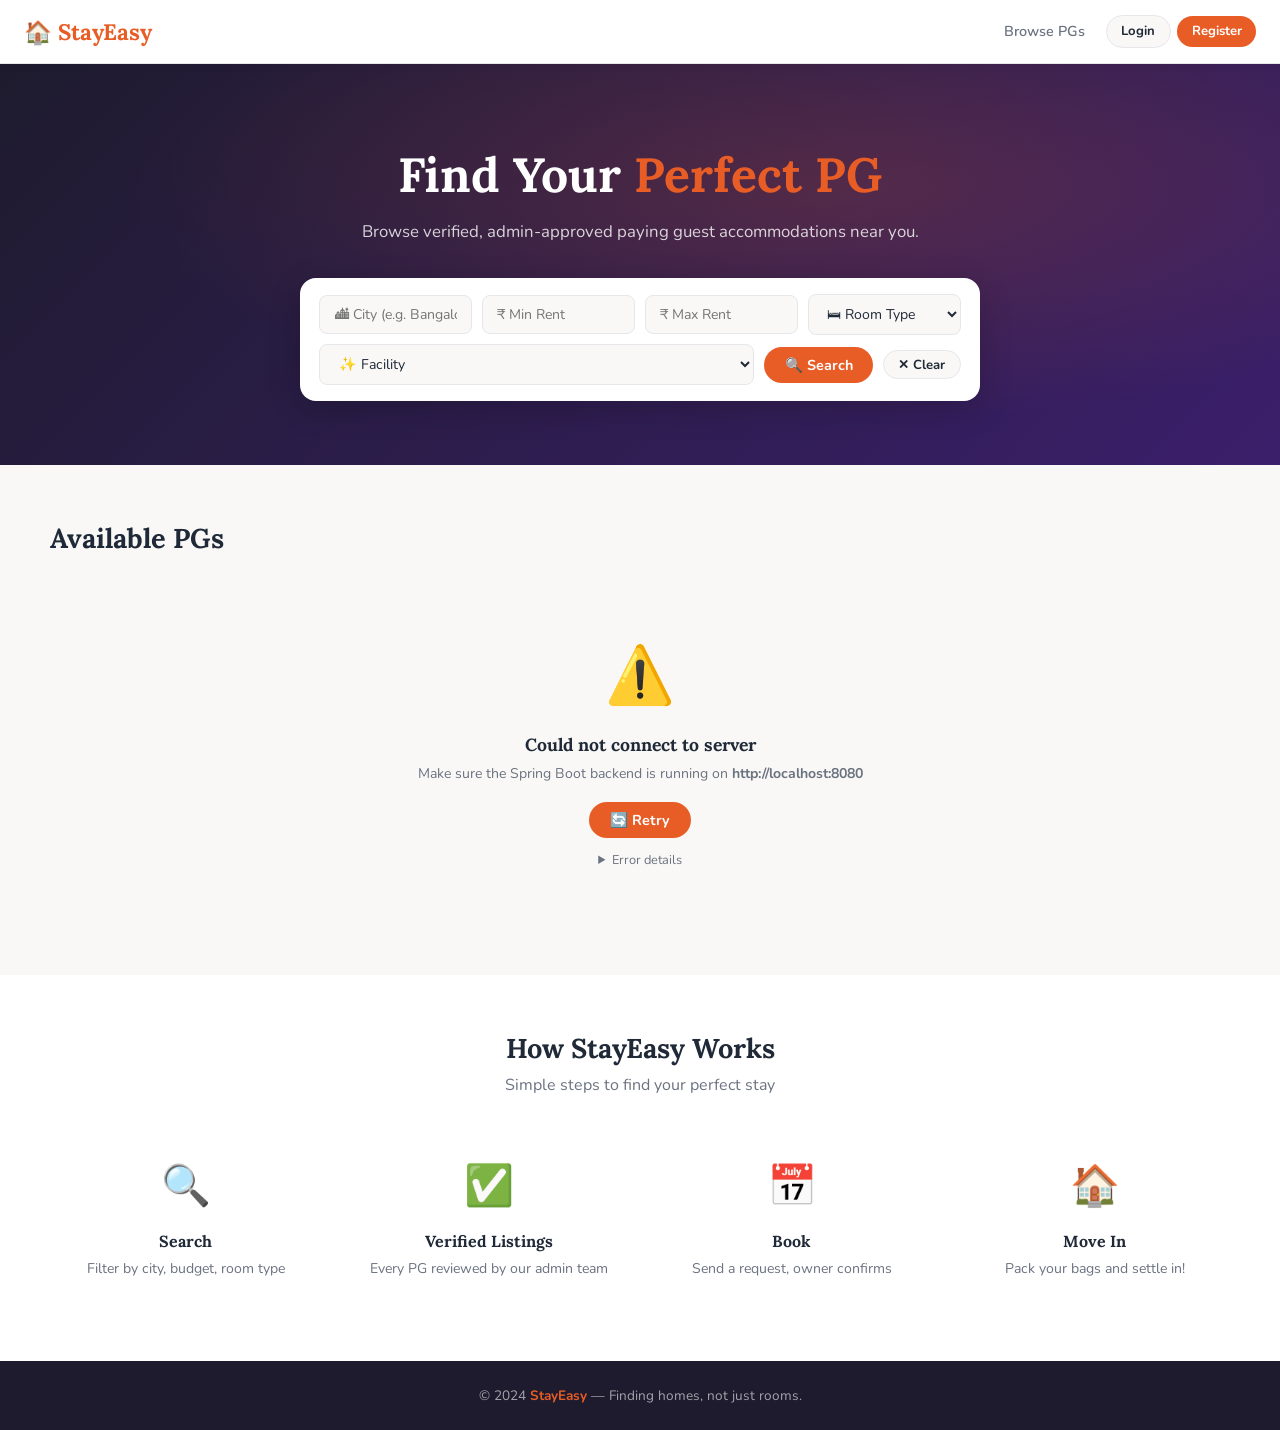
<file: index.html>
<!DOCTYPE html>
<html lang="en">
<head>
  <meta charset="UTF-8">
  <meta name="viewport" content="width=device-width, initial-scale=1.0">
  <title>StayEasy — Find Your PG</title>
  <link rel="stylesheet" href="style.css">
</head>
<body>

<div id="nav"></div>

<!-- ── Hero ──────────────────────────────────────────────── -->
<section class="hero">
  <div class="hero-content">
    <h1>Find Your <span>Perfect PG</span></h1>
    <p>Browse verified, admin-approved paying guest accommodations near you.</p>

    <div class="search-box">
      <input id="s-city"    type="text"   placeholder="🏙 City (e.g. Bangalore)">
      <input id="s-minRent" type="number" placeholder="₹ Min Rent" min="0">
      <input id="s-maxRent" type="number" placeholder="₹ Max Rent" min="0">
      <select id="s-room">
        <option value="">🛏 Room Type</option>
        <option value="SINGLE">Single</option>
        <option value="DOUBLE">Double</option>
        <option value="TRIPLE">Triple</option>
      </select>
      <select id="s-fac">
        <option value="">✨ Facility</option>
        <option value="WiFi">WiFi</option>
        <option value="Food">Food</option>
        <option value="AC">AC</option>
        <option value="Parking">Parking</option>
        <option value="Gym">Gym</option>
        <option value="Laundry">Laundry</option>
        <option value="CCTV">CCTV</option>
      </select>
      <button class="btn btn-primary" onclick="doSearch()">🔍 Search</button>
      <button class="btn btn-ghost btn-sm" onclick="clearSearch()">✕ Clear</button>
    </div>
  </div>
</section>

<!-- ── PG Listings ───────────────────────────────────────── -->
<section class="section">
  <div class="container">
    <div style="display:flex;justify-content:space-between;align-items:center;
         margin-bottom:1.5rem;flex-wrap:wrap;gap:.5rem;">
      <div>
        <h2 style="font-size:1.7rem;">Available PGs</h2>
        <p id="count-label" style="color:var(--muted);font-size:0.9rem;margin-top:0.2rem;">
          Loading…
        </p>
      </div>
    </div>
    <div class="pg-grid" id="pg-grid">
      <div class="loader"><div class="spin"></div> Loading PGs…</div>
    </div>
  </div>
</section>

<!-- ── How It Works ──────────────────────────────────────── -->
<section class="section" style="background:#fff;">
  <div class="container" style="text-align:center;">
    <h2 style="font-size:1.7rem;margin-bottom:0.4rem;">How StayEasy Works</h2>
    <p style="color:var(--muted);margin-bottom:2rem;">Simple steps to find your perfect stay</p>
    <div style="display:grid;grid-template-columns:repeat(auto-fit,minmax(180px,1fr));gap:2rem;">
      <div style="padding:1.5rem 1rem;">
        <div style="font-size:2.5rem;margin-bottom:.8rem;">🔍</div>
        <h3 style="font-size:1rem;margin-bottom:.4rem;">Search</h3>
        <p style="font-size:.88rem;color:var(--muted);">Filter by city, budget, room type</p>
      </div>
      <div style="padding:1.5rem 1rem;">
        <div style="font-size:2.5rem;margin-bottom:.8rem;">✅</div>
        <h3 style="font-size:1rem;margin-bottom:.4rem;">Verified Listings</h3>
        <p style="font-size:.88rem;color:var(--muted);">Every PG reviewed by our admin team</p>
      </div>
      <div style="padding:1.5rem 1rem;">
        <div style="font-size:2.5rem;margin-bottom:.8rem;">📅</div>
        <h3 style="font-size:1rem;margin-bottom:.4rem;">Book</h3>
        <p style="font-size:.88rem;color:var(--muted);">Send a request, owner confirms</p>
      </div>
      <div style="padding:1.5rem 1rem;">
        <div style="font-size:2.5rem;margin-bottom:.8rem;">🏠</div>
        <h3 style="font-size:1rem;margin-bottom:.4rem;">Move In</h3>
        <p style="font-size:.88rem;color:var(--muted);">Pack your bags and settle in!</p>
      </div>
    </div>
  </div>
</section>

<!-- ── PG Detail Modal ───────────────────────────────────── -->
<div class="overlay" id="modal">
  <div class="modal" style="max-width:640px;">
    <div class="modal-head">
      <h3 id="m-title">PG Details</h3>
      <button class="modal-close" onclick="closeModal()">✕</button>
    </div>
    <div class="modal-body" id="m-body">
      <div class="loader"><div class="spin"></div></div>
    </div>
  </div>
</div>

<footer>
  <p>© 2024 <strong>StayEasy</strong> — Finding homes, not just rooms.</p>
</footer>

<script src="app.js"></script>
<script>
  renderNav();

  // ── Load PGs ───────────────────────────────────────────────
  async function loadPgs(searchParams) {
    // Show spinner
    document.getElementById('pg-grid').innerHTML =
      '<div class="loader"><div class="spin"></div> Loading…</div>';
    document.getElementById('count-label').textContent = 'Loading…';

    try {
      let endpoint;
      if (searchParams && Object.keys(searchParams).length > 0) {
        endpoint = '/pg/search?' + new URLSearchParams(searchParams);
      } else {
        endpoint = '/pg/all';
      }

      const pgs = await Http.get(endpoint);

      // Update count
      if (!Array.isArray(pgs)) {
        // Backend returned something unexpected
        throw new Error('Invalid response from server');
      }

      document.getElementById('count-label').textContent =
        pgs.length === 0
          ? 'No PGs found'
          : `${pgs.length} PG${pgs.length !== 1 ? 's' : ''} found`;

      if (pgs.length === 0) {
        document.getElementById('pg-grid').innerHTML = `
          <div class="empty" style="grid-column:1/-1;">
            <div class="icon">🏚</div>
            <h3>No PGs found</h3>
            <p style="color:var(--muted);font-size:.88rem;margin-top:.3rem;">
              Try different search filters.
            </p>
          </div>`;
        return;
      }

      // Render cards
      document.getElementById('pg-grid').innerHTML =
        pgs.map(pg => pgCard(pg, 'openPg')).join('');

    } catch(err) {
      document.getElementById('count-label').textContent = '';
      document.getElementById('pg-grid').innerHTML = `
        <div class="empty" style="grid-column:1/-1;">
          <div class="icon">⚠️</div>
          <h3>Could not connect to server</h3>
          <p style="color:var(--muted);font-size:.88rem;margin-top:.3rem;">
            Make sure the Spring Boot backend is running on
            <strong>http://localhost:8080</strong>
          </p>
          <button class="btn btn-primary" style="margin-top:1rem;" onclick="loadPgs(null)">
            🔄 Retry
          </button>
          <details style="margin-top:.8rem;font-size:.8rem;color:var(--muted);">
            <summary>Error details</summary>
            <code style="display:block;margin-top:.4rem;padding:.5rem;background:#f1f1f1;
              border-radius:6px;text-align:left;">${err.message}</code>
          </details>
        </div>`;
    }
  }

  // ── Search ────────────────────────────────────────────────
  function doSearch() {
    const params = {};
    const city    = document.getElementById('s-city').value.trim();
    const minRent = document.getElementById('s-minRent').value;
    const maxRent = document.getElementById('s-maxRent').value;
    const room    = document.getElementById('s-room').value;
    const fac     = document.getElementById('s-fac').value;

    if (city)    params.city     = city;
    if (minRent) params.minRent  = minRent;
    if (maxRent) params.maxRent  = maxRent;
    if (room)    params.roomType = room;
    if (fac)     params.facility = fac;

    loadPgs(params);
  }

  function clearSearch() {
    document.getElementById('s-city').value    = '';
    document.getElementById('s-minRent').value = '';
    document.getElementById('s-maxRent').value = '';
    document.getElementById('s-room').value    = '';
    document.getElementById('s-fac').value     = '';
    loadPgs(null);
  }

  // Allow pressing Enter to search
  document.addEventListener('keydown', e => {
    if (e.key === 'Enter') doSearch();
  });

  // ── PG Detail Modal ───────────────────────────────────────
  async function openPg(id) {
    document.getElementById('modal').classList.add('open');
    document.getElementById('m-title').textContent = 'Loading…';
    document.getElementById('m-body').innerHTML =
      '<div class="loader"><div class="spin"></div></div>';

    try {
      const pg = await Http.get(`/pg/${id}`);
      document.getElementById('m-title').textContent = pg.title;

      const u       = Auth.user();
      const canBook = u?.role === 'USER';
      const today   = new Date().toISOString().split('T')[0];
      const facs    = (pg.facilities || '').split(',').filter(Boolean);

      document.getElementById('m-body').innerHTML = `
        ${pg.imageUrl
          ? `<img src="http://localhost:8080${pg.imageUrl}"
               style="width:100%;height:220px;object-fit:cover;border-radius:10px;margin-bottom:1.2rem;"
               onerror="this.style.display='none'">`
          : `<div style="height:150px;background:var(--brand-lt);border-radius:10px;
               display:flex;align-items:center;justify-content:center;
               font-size:4rem;margin-bottom:1.2rem;">🏠</div>`
        }

        <div style="display:grid;grid-template-columns:1fr 1fr;gap:1rem;margin-bottom:1rem;">
          <div>
            <div style="font-size:.72rem;text-transform:uppercase;font-weight:800;color:var(--muted);">Location</div>
            <div style="font-weight:700;">📍 ${pg.area}, ${pg.city}</div>
            <div style="font-size:.82rem;color:var(--muted);">${pg.address || ''}</div>
          </div>
          <div>
            <div style="font-size:.72rem;text-transform:uppercase;font-weight:800;color:var(--muted);">Monthly Rent</div>
            <div style="font-size:1.5rem;font-weight:800;color:var(--brand);">
              ₹${Number(pg.rent).toLocaleString('en-IN')}
              <span style="font-size:.8rem;font-weight:400;color:var(--muted);">/mo</span>
            </div>
          </div>
          <div>
            <div style="font-size:.72rem;text-transform:uppercase;font-weight:800;color:var(--muted);">Room Type</div>
            <span class="tag blue">${pg.roomType}</span>
          </div>
          <div>
            <div style="font-size:.72rem;text-transform:uppercase;font-weight:800;color:var(--muted);">Owner</div>
            <div style="font-weight:700;">${pg.ownerName || '—'}</div>
            <div style="font-size:.8rem;color:var(--muted);">${pg.ownerEmail || ''}</div>
            ${pg.ownerPhone
              ? `<div style="font-size:.8rem;color:var(--muted);">📞 ${pg.ownerPhone}</div>`
              : ''}
          </div>
        </div>

        <div style="margin-bottom:1rem;">
          <div style="font-size:.72rem;text-transform:uppercase;font-weight:800;
               color:var(--muted);margin-bottom:.4rem;">Facilities</div>
          <div class="tags">
            ${facs.length
              ? facs.map(f => `<span class="tag">${f}</span>`).join('')
              : '<span style="color:var(--muted);">None listed</span>'}
          </div>
        </div>

        ${pg.description
          ? `<p style="font-size:.88rem;color:var(--muted);margin-bottom:1rem;
               line-height:1.6;">${pg.description}</p>`
          : ''}

        ${canBook ? `
          <div style="border-top:1px solid var(--border);padding-top:1rem;margin-top:.5rem;">
            <h4 style="margin-bottom:.9rem;font-size:1rem;">📅 Book This PG</h4>
            <div class="form-row" style="margin-bottom:.9rem;">
              <div class="form-group">
                <label class="form-label">Move-in Date *</label>
                <input type="date" class="form-control" id="b-date" min="${today}">
              </div>
              <div class="form-group">
                <label class="form-label">Message to Owner</label>
                <input type="text" class="form-control" id="b-msg"
                  placeholder="Any note for the owner…">
              </div>
            </div>
            <div id="book-err" style="display:none;"></div>
            <button class="btn btn-primary"
              style="width:100%;justify-content:center;padding:.7rem;"
              id="book-btn" onclick="book(${pg.id})">
              📅 Send Booking Request
            </button>
            <p style="font-size:.78rem;color:var(--muted);margin-top:.5rem;text-align:center;">
              The owner will confirm or reject your request.
            </p>
          </div>
        ` : !u ? `
          <div class="alert alert-info" style="margin-top:.5rem;">
            <a href="/pages/login.html" style="font-weight:700;color:inherit;">
              Login as a Customer
            </a> to book this PG.
          </div>
        ` : u.role === 'OWNER' ? `
          <div class="alert alert-info" style="margin-top:.5rem;">
            Switch to a customer account to book PGs.
          </div>
        ` : ''}`;

    } catch(err) {
      document.getElementById('m-body').innerHTML =
        `<div class="alert alert-error">${err.message}</div>`;
    }
  }

  // ── Book a PG ─────────────────────────────────────────────
  async function book(pgId) {
    const date   = document.getElementById('b-date')?.value;
    const msg    = document.getElementById('b-msg')?.value?.trim();
    const errEl  = document.getElementById('book-err');
    const btn    = document.getElementById('book-btn');

    errEl.style.display = 'none';

    if (!date) {
      errEl.style.display = 'block';
      errEl.innerHTML = '<div class="alert alert-error">Please select a move-in date.</div>';
      return;
    }

    btn.disabled = true;
    btn.textContent = 'Sending request…';

    try {
      await Http.post('/booking/create', {
        pgId:        pgId,
        bookingDate: date,
        message:     msg || null
      });
      Toast.show('🎉 Booking request sent! Owner will confirm shortly.', 'ok', 5000);
      closeModal();
    } catch(err) {
      errEl.style.display = 'block';
      errEl.innerHTML = `<div class="alert alert-error">${err.message}</div>`;
      btn.disabled = false;
      btn.textContent = '📅 Send Booking Request';
    }
  }

  function closeModal() {
    document.getElementById('modal').classList.remove('open');
  }

  // Close modal when clicking the dark backdrop
  document.getElementById('modal').addEventListener('click', function(e) {
    if (e.target === this) closeModal();
  });

  // ── Initial load ──────────────────────────────────────────
  loadPgs(null);
</script>
</body>
</html>
</file>
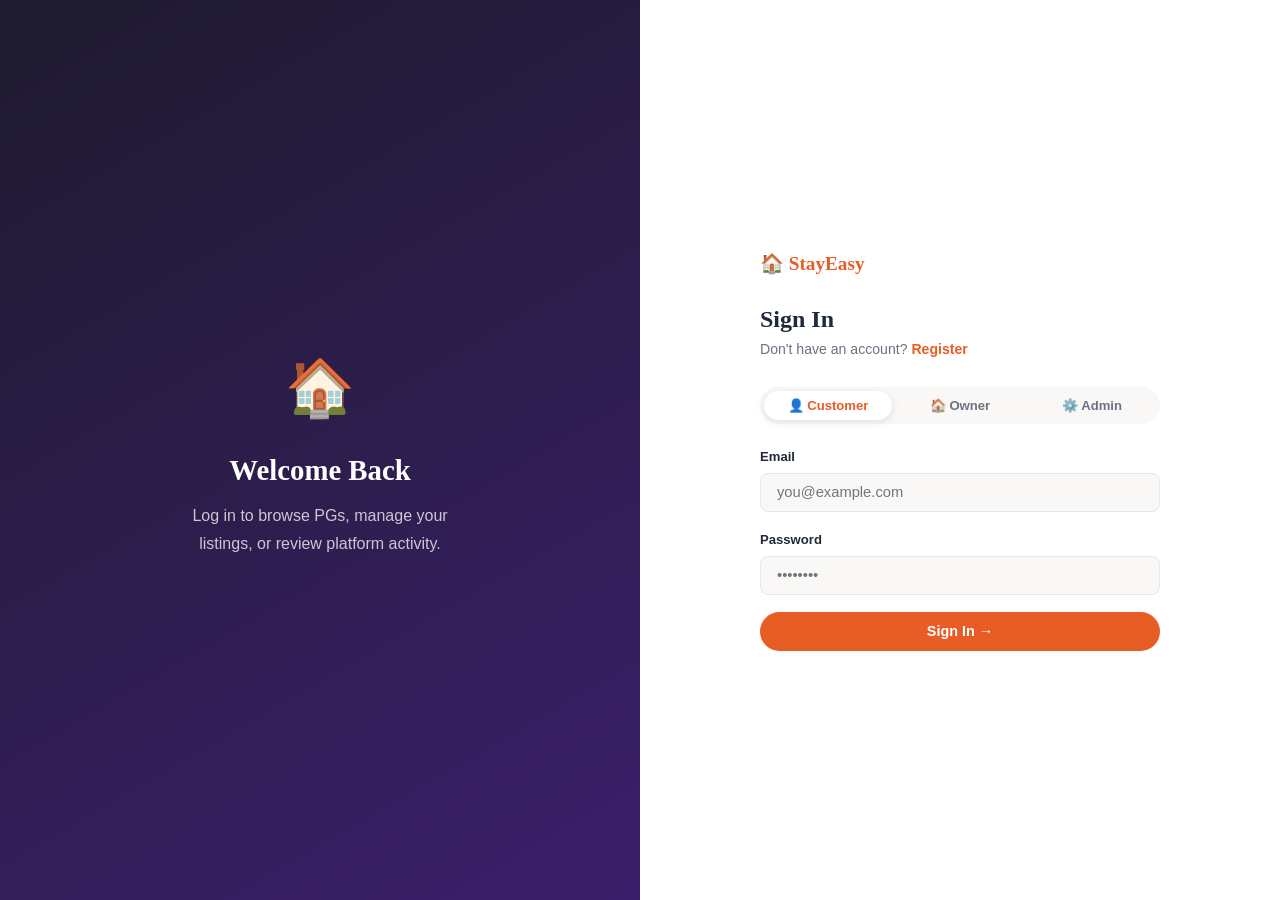
<file: admin.html>
<!DOCTYPE html>
<html lang="en">
<head>
  <meta charset="UTF-8">
  <meta name="viewport" content="width=device-width, initial-scale=1.0">
  <title>Admin Dashboard — StayEasy</title>
  <link rel="stylesheet" href="style.css">
</head>
<body>
<div id="nav"></div>

<div class="dash-layout">
  <aside class="sidebar">
    <div class="sidebar-brand">⚙️ Admin Panel</div>
    <nav class="sidebar-nav">
      <button class="s-link active" onclick="tab('overview',this)">📊 Overview</button>
      <button class="s-link"       onclick="tab('pending',this)">⏳ Pending PGs</button>
      <button class="s-link"       onclick="tab('all-pgs',this)">🏠 All Listings</button>
      <button class="s-link"       onclick="tab('users',this)">👤 Users</button>
      <button class="s-link"       onclick="tab('owners',this)">🏠 Owners</button>
      <button class="s-link"       onclick="tab('bookings',this)">📅 Bookings</button>
      <button class="s-link" style="color:#f87171;margin-top:auto;" onclick="Auth.logout()">🚪 Logout</button>
    </nav>
  </aside>

  <main class="dash-main">
    <div class="dash-title">Admin Dashboard</div>
    <div class="dash-sub">Manage listings, users and platform activity.</div>

    <!-- Overview Tab -->
    <div id="tab-overview">
      <div class="stats-grid" id="stats-grid">
        <div class="loader"><div class="spin"></div></div>
      </div>
      <div style="display:grid;grid-template-columns:1fr 1fr;gap:1.2rem;margin-top:0.5rem;" id="quick-grid">
        <div class="card">
          <div class="card-header"><h3>⚡ Quick Actions</h3></div>
          <div style="padding:1.2rem;display:flex;flex-direction:column;gap:0.6rem;">
            <button class="btn btn-primary" onclick="tab('pending', document.querySelectorAll('.s-link')[1])">⏳ Review Pending PGs</button>
            <button class="btn btn-ghost"   onclick="tab('all-pgs', document.querySelectorAll('.s-link')[2])">🏠 All Listings</button>
            <button class="btn btn-ghost"   onclick="tab('users',   document.querySelectorAll('.s-link')[3])">👥 Manage Users</button>
          </div>
        </div>
        <div class="card">
          <div class="card-header"><h3>📋 Recent Pending</h3></div>
          <div id="recent-pending" style="padding:0.5rem 1rem;"><div class="loader"><div class="spin"></div></div></div>
        </div>
      </div>
    </div>

    <!-- Pending Tab -->
    <div id="tab-pending" style="display:none;">
      <div class="card">
        <div class="card-header">
          <h3>⏳ Pending Approvals</h3>
          <button class="btn btn-ghost btn-sm" onclick="loadPending()">🔄 Refresh</button>
        </div>
        <div id="pending-body"><div class="loader"><div class="spin"></div></div></div>
      </div>
    </div>

    <!-- All PGs Tab -->
    <div id="tab-all-pgs" style="display:none;">
      <div class="card">
        <div class="card-header">
          <h3>🏠 All PG Listings</h3>
          <select class="form-control" id="filter-status" onchange="loadAllPgs()"
            style="padding:0.3rem 0.7rem;font-size:0.82rem;width:auto;">
            <option value="">All Statuses</option>
            <option value="APPROVED">Approved</option>
            <option value="PENDING">Pending</option>
            <option value="REJECTED">Rejected</option>
          </select>
        </div>
        <div id="all-pgs-body"><div class="loader"><div class="spin"></div></div></div>
      </div>
    </div>

    <!-- Users Tab -->
    <div id="tab-users" style="display:none;">
      <div class="card">
        <div class="card-header">
          <h3>👤 Customer Accounts</h3>
          <button class="btn btn-ghost btn-sm" onclick="loadUsers()">🔄 Refresh</button>
        </div>
        <div id="users-body"><div class="loader"><div class="spin"></div></div></div>
      </div>
    </div>

    <!-- Owners Tab -->
    <div id="tab-owners" style="display:none;">
      <div class="card">
        <div class="card-header">
          <h3>🏠 PG Owner Accounts</h3>
          <button class="btn btn-ghost btn-sm" onclick="loadOwners()">🔄 Refresh</button>
        </div>
        <div id="owners-body"><div class="loader"><div class="spin"></div></div></div>
      </div>
    </div>

    <!-- Bookings Tab -->
    <div id="tab-bookings" style="display:none;">
      <div class="card">
        <div class="card-header">
          <h3>📅 All Bookings</h3>
          <button class="btn btn-ghost btn-sm" onclick="loadBookings()">🔄 Refresh</button>
        </div>
        <div id="bookings-body"><div class="loader"><div class="spin"></div></div></div>
      </div>
    </div>
  </main>
</div>

<!-- Reject Modal -->
<div class="overlay" id="reject-modal">
  <div class="modal" style="max-width:400px;">
    <div class="modal-head">
      <h3>Reject PG Listing</h3>
      <button class="modal-close" onclick="closeReject()">✕</button>
    </div>
    <div class="modal-body">
      <p style="margin-bottom:0.8rem;">Provide a reason (shown to the owner):</p>
      <textarea class="form-control" id="reject-remark" rows="3"
        placeholder="e.g. Missing clear photos, incomplete address…"></textarea>
    </div>
    <div class="modal-foot">
      <button class="btn btn-ghost"  onclick="closeReject()">Cancel</button>
      <button class="btn btn-danger" id="reject-confirm">❌ Reject</button>
    </div>
  </div>
</div>

<!-- PG Detail Modal -->
<div class="overlay" id="pg-modal">
  <div class="modal" style="max-width:620px;">
    <div class="modal-head">
      <h3 id="pg-modal-title">PG Details</h3>
      <button class="modal-close" onclick="closePgModal()">✕</button>
    </div>
    <div class="modal-body" id="pg-modal-body"><div class="loader"><div class="spin"></div></div></div>
  </div>
</div>

<script src="app.js"></script>
<script>
  if (!Auth.guard('ADMIN')) {}
  renderNav();

  // ── Tab switching ──────────────────────────────────────────
  function tab(name, btn) {
    ['overview','pending','all-pgs','users','owners','bookings'].forEach(t => {
      document.getElementById('tab-' + t).style.display = 'none';
    });
    document.querySelectorAll('.s-link').forEach(b => b.classList.remove('active'));
    document.getElementById('tab-' + name).style.display = 'block';
    if (btn) btn.classList.add('active');

    if (name === 'overview') { loadStats(); loadRecentPending(); }
    if (name === 'pending')  loadPending();
    if (name === 'all-pgs')  loadAllPgs();
    if (name === 'users')    loadUsers();
    if (name === 'owners')   loadOwners();
    if (name === 'bookings') loadBookings();
  }

  // ── Overview ───────────────────────────────────────────────
  async function loadStats() {
    try {
      const s = await Http.get('/admin/dashboard');
      document.getElementById('stats-grid').innerHTML = `
        <div class="stat-card"><div class="stat-icon">👤</div><div class="stat-label">Users</div><div class="stat-val">${s.totalUsers}</div></div>
        <div class="stat-card"><div class="stat-icon">🏠</div><div class="stat-label">Owners</div><div class="stat-val">${s.totalOwners}</div></div>
        <div class="stat-card"><div class="stat-icon">⏳</div><div class="stat-label">Pending PGs</div><div class="stat-val" style="color:var(--yellow);">${s.pendingPgs}</div></div>
        <div class="stat-card"><div class="stat-icon">✅</div><div class="stat-label">Approved PGs</div><div class="stat-val" style="color:var(--green);">${s.approvedPgs}</div></div>
        <div class="stat-card"><div class="stat-icon">❌</div><div class="stat-label">Rejected PGs</div><div class="stat-val" style="color:var(--red);">${s.rejectedPgs}</div></div>`;
    } catch(e) {
      document.getElementById('stats-grid').innerHTML =
        `<div class="alert alert-error">${e.message}</div>`;
    }
  }

  async function loadRecentPending() {
    try {
      const pgs = await Http.get('/admin/pending');
      const el  = document.getElementById('recent-pending');
      if (!pgs.length) {
        el.innerHTML = `<div class="empty" style="padding:1.2rem;">
          <div class="icon" style="font-size:2rem;">✅</div><h3 style="font-size:.95rem;">All clear!</h3></div>`;
        return;
      }
      el.innerHTML = pgs.slice(0, 5).map(pg => `
        <div style="display:flex;justify-content:space-between;align-items:center;
             padding:0.55rem 0;border-bottom:1px solid var(--border);">
          <div>
            <div style="font-weight:700;font-size:0.88rem;">${pg.title}</div>
            <div style="color:var(--muted);font-size:0.78rem;">${pg.city}</div>
          </div>
          <div style="display:flex;gap:0.35rem;">
            <button class="btn btn-success btn-sm" onclick="approvePg(${pg.id})">✓</button>
            <button class="btn btn-danger  btn-sm" onclick="openReject(${pg.id})">✗</button>
          </div>
        </div>`).join('');
    } catch(e) {}
  }

  // ── Pending PGs ────────────────────────────────────────────
  async function loadPending() {
    loader('pending-body');
    try {
      const pgs = await Http.get('/admin/pending');
      if (!pgs.length) { empty('pending-body', 'No pending PGs! All caught up ✅'); return; }
      document.getElementById('pending-body').innerHTML = `
        <div class="table-wrap"><table>
          <thead><tr>
            <th>PG Name</th><th>Owner</th><th>City</th>
            <th>Rent</th><th>Type</th><th>Submitted</th><th>Actions</th>
          </tr></thead>
          <tbody>
            ${pgs.map(pg => `<tr>
              <td>
                <span style="color:var(--brand);cursor:pointer;font-weight:700;"
                  onclick="openPgModal(${pg.id})">${pg.title}</span>
              </td>
              <td style="font-size:0.82rem;">${pg.ownerName || '—'}<br>
                <span style="color:var(--muted);">${pg.ownerEmail || ''}</span></td>
              <td>${pg.area}, ${pg.city}</td>
              <td>₹${Number(pg.rent).toLocaleString('en-IN')}</td>
              <td><span class="tag blue">${pg.roomType}</span></td>
              <td style="font-size:0.78rem;">${fmtDate(pg.createdAt)}</td>
              <td>
                <div style="display:flex;gap:0.35rem;">
                  <button class="btn btn-success btn-sm" onclick="approvePg(${pg.id})">✅ Approve</button>
                  <button class="btn btn-danger  btn-sm" onclick="openReject(${pg.id})">❌ Reject</button>
                </div>
              </td>
            </tr>`).join('')}
          </tbody>
        </table></div>`;
    } catch(e) {
      document.getElementById('pending-body').innerHTML =
        `<div class="alert alert-error" style="margin:1rem;">${e.message}</div>`;
    }
  }

  async function approvePg(id) {
    try {
      await Http.put(`/admin/approve/${id}`);
      Toast.show('✅ PG approved and now live!', 'ok');
      loadStats(); loadRecentPending(); loadPending();
    } catch(e) { Toast.show(e.message, 'err'); }
  }

  // Reject modal
  let rejectId = null;
  function openReject(id) {
    rejectId = id;
    document.getElementById('reject-remark').value = '';
    document.getElementById('reject-modal').classList.add('open');
    document.getElementById('reject-confirm').onclick = async () => {
      const remark = document.getElementById('reject-remark').value.trim();
      try {
        await Http.put(`/admin/reject/${id}`, { remark });
        Toast.show('PG rejected.', 'ok');
        closeReject();
        loadStats(); loadRecentPending(); loadPending(); loadAllPgs();
      } catch(e) { Toast.show(e.message, 'err'); }
    };
  }
  function closeReject() { document.getElementById('reject-modal').classList.remove('open'); }

  // ── All PGs ────────────────────────────────────────────────
  async function loadAllPgs() {
    loader('all-pgs-body');
    try {
      const all    = await Http.get('/admin/all-listings');
      const filter = document.getElementById('filter-status')?.value || '';
      const pgs    = filter ? all.filter(p => p.status === filter) : all;

      if (!pgs.length) { empty('all-pgs-body', 'No listings found'); return; }

      document.getElementById('all-pgs-body').innerHTML = `
        <div class="table-wrap"><table>
          <thead><tr>
            <th>PG Name</th><th>Owner</th><th>City</th>
            <th>Rent</th><th>Status</th><th>Actions</th>
          </tr></thead>
          <tbody>
            ${pgs.map(pg => `<tr>
              <td><span style="color:var(--brand);cursor:pointer;font-weight:700;"
                onclick="openPgModal(${pg.id})">${pg.title}</span></td>
              <td style="font-size:0.82rem;">${pg.ownerName || '—'}</td>
              <td>${pg.city}</td>
              <td>₹${Number(pg.rent).toLocaleString('en-IN')}</td>
              <td><span class="badge badge-${pg.status}">${pg.status}</span></td>
              <td>
                <div style="display:flex;gap:0.35rem;flex-wrap:wrap;">
                  ${pg.status !== 'APPROVED'
                    ? `<button class="btn btn-success btn-sm" onclick="approvePg(${pg.id})">Approve</button>` : ''}
                  ${pg.status !== 'REJECTED'
                    ? `<button class="btn btn-danger btn-sm" onclick="openReject(${pg.id})">Reject</button>` : ''}
                </div>
              </td>
            </tr>`).join('')}
          </tbody>
        </table></div>`;
    } catch(e) {
      document.getElementById('all-pgs-body').innerHTML =
        `<div class="alert alert-error" style="margin:1rem;">${e.message}</div>`;
    }
  }

  // ── PG Detail Modal ────────────────────────────────────────
  async function openPgModal(id) {
    document.getElementById('pg-modal').classList.add('open');
    document.getElementById('pg-modal-body').innerHTML =
      '<div class="loader"><div class="spin"></div></div>';
    try {
      const pg = await Http.get(`/pg/${id}`);
      document.getElementById('pg-modal-title').textContent = pg.title;
      const facs = (pg.facilities || '').split(',').filter(Boolean);
      document.getElementById('pg-modal-body').innerHTML = `
        ${pg.imageUrl
          ? `<img src="http://localhost:8080${pg.imageUrl}"
               style="width:100%;height:210px;object-fit:cover;border-radius:10px;margin-bottom:1.1rem;"
               onerror="this.style.display='none'">`
          : `<div style="height:130px;background:var(--brand-lt);border-radius:10px;
               display:flex;align-items:center;justify-content:center;
               font-size:3.5rem;margin-bottom:1.1rem;">🏠</div>`}
        <div style="display:grid;grid-template-columns:1fr 1fr;gap:0.9rem;margin-bottom:1rem;">
          <div><div style="font-size:.72rem;text-transform:uppercase;font-weight:800;color:var(--muted);">City / Area</div>
               <div style="font-weight:700;">${pg.city} — ${pg.area}</div></div>
          <div><div style="font-size:.72rem;text-transform:uppercase;font-weight:800;color:var(--muted);">Rent</div>
               <div style="font-size:1.3rem;font-weight:800;color:var(--brand);">
                 ₹${Number(pg.rent).toLocaleString('en-IN')}<span style="font-size:.78rem;color:var(--muted);font-weight:400;">/mo</span></div></div>
          <div><div style="font-size:.72rem;text-transform:uppercase;font-weight:800;color:var(--muted);">Room Type</div>
               <span class="tag blue">${pg.roomType}</span></div>
          <div><div style="font-size:.72rem;text-transform:uppercase;font-weight:800;color:var(--muted);">Owner</div>
               <div style="font-weight:700;">${pg.ownerName || '—'}</div>
               <div style="font-size:.8rem;color:var(--muted);">${pg.ownerEmail || ''}</div></div>
        </div>
        <div style="margin-bottom:0.9rem;">
          <div style="font-size:.72rem;text-transform:uppercase;font-weight:800;color:var(--muted);margin-bottom:.4rem;">Address</div>
          <div style="font-size:.88rem;">${pg.address}</div>
        </div>
        <div style="margin-bottom:0.9rem;">
          <div style="font-size:.72rem;text-transform:uppercase;font-weight:800;color:var(--muted);margin-bottom:.4rem;">Facilities</div>
          <div class="tags">
            ${facs.length ? facs.map(f=>`<span class="tag">${f}</span>`).join('') : '<span style="color:var(--muted);">None listed</span>'}
          </div>
        </div>
        ${pg.description ? `<p style="font-size:.86rem;color:var(--muted);margin-bottom:1rem;">${pg.description}</p>` : ''}
        <div style="border-top:1px solid var(--border);padding-top:1rem;display:flex;gap:.5rem;flex-wrap:wrap;">
          <span class="badge badge-${pg.status}" style="font-size:.82rem;padding:5px 14px;">${pg.status}</span>
          ${pg.adminRemark ? `<span style="font-size:.82rem;color:var(--muted);">Remark: ${pg.adminRemark}</span>` : ''}
          ${pg.status !== 'APPROVED'
            ? `<button class="btn btn-success btn-sm" onclick="approvePg(${pg.id});closePgModal()">✅ Approve</button>` : ''}
          ${pg.status !== 'REJECTED'
            ? `<button class="btn btn-danger btn-sm" onclick="openReject(${pg.id});closePgModal()">❌ Reject</button>` : ''}
        </div>`;
    } catch(e) {
      document.getElementById('pg-modal-body').innerHTML =
        `<div class="alert alert-error">${e.message}</div>`;
    }
  }
  function closePgModal() { document.getElementById('pg-modal').classList.remove('open'); }

  // ── Users ──────────────────────────────────────────────────
  async function loadUsers() {
    loader('users-body');
    try {
      const users = await Http.get('/admin/users');
      renderUserTable('users-body', users);
    } catch(e) {
      document.getElementById('users-body').innerHTML =
        `<div class="alert alert-error" style="margin:1rem;">${e.message}</div>`;
    }
  }

  async function loadOwners() {
    loader('owners-body');
    try {
      const users = await Http.get('/admin/owners');
      renderUserTable('owners-body', users);
    } catch(e) {
      document.getElementById('owners-body').innerHTML =
        `<div class="alert alert-error" style="margin:1rem;">${e.message}</div>`;
    }
  }

  function renderUserTable(containerId, users) {
    if (!users.length) { empty(containerId, 'No accounts found'); return; }
    document.getElementById(containerId).innerHTML = `
      <div class="table-wrap"><table>
        <thead><tr>
          <th>Name</th><th>Email</th><th>Phone</th>
          <th>Joined</th><th>Status</th><th>Actions</th>
        </tr></thead>
        <tbody>
          ${users.map(u => `<tr>
            <td><strong>${u.name}</strong></td>
            <td>${u.email}</td>
            <td style="color:var(--muted);font-size:.82rem;">${u.phone || '—'}</td>
            <td style="font-size:.78rem;">${fmtDate(u.createdAt)}</td>
            <td>
              <span class="badge ${u.active ? 'badge-APPROVED' : 'badge-REJECTED'}">
                ${u.active ? 'Active' : 'Blocked'}
              </span>
            </td>
            <td>
              <div style="display:flex;gap:.35rem;">
                <button class="btn btn-sm ${u.active ? 'btn-danger' : 'btn-success'}"
                  onclick="toggleUser(${u.id},'${containerId}')">
                  ${u.active ? '🚫 Block' : '✅ Unblock'}
                </button>
                <button class="btn btn-ghost btn-sm"
                  onclick="deleteUser(${u.id},'${containerId}')">🗑️</button>
              </div>
            </td>
          </tr>`).join('')}
        </tbody>
      </table></div>`;
  }

  async function toggleUser(id, containerId) {
    try {
      await Http.put(`/admin/users/${id}/toggle`);
      Toast.show('User status updated.', 'ok');
      containerId === 'users-body' ? loadUsers() : loadOwners();
      loadStats();
    } catch(e) { Toast.show(e.message, 'err'); }
  }

  async function deleteUser(id, containerId) {
    if (!confirm('Permanently delete this account?')) return;
    try {
      await Http.del(`/admin/users/${id}`);
      Toast.show('User deleted.', 'ok');
      containerId === 'users-body' ? loadUsers() : loadOwners();
      loadStats();
    } catch(e) { Toast.show(e.message, 'err'); }
  }

  // ── Bookings ───────────────────────────────────────────────
  async function loadBookings() {
    loader('bookings-body');
    try {
      const bks = await Http.get('/booking/all');
      if (!bks.length) { empty('bookings-body', 'No bookings yet'); return; }
      document.getElementById('bookings-body').innerHTML = `
        <div class="table-wrap"><table>
          <thead><tr>
            <th>User ID</th><th>PG ID</th><th>Move-in Date</th>
            <th>Status</th><th>Message</th><th>Booked On</th>
          </tr></thead>
          <tbody>
            ${bks.map(b => `<tr>
              <td>#${b.userId}</td>
              <td>#${b.pgId}</td>
              <td>${fmtDate(b.bookingDate)}</td>
              <td><span class="badge badge-${b.status}">${b.status}</span></td>
              <td style="color:var(--muted);font-size:.82rem;">${b.message || '—'}</td>
              <td style="font-size:.78rem;">${fmtDate(b.createdAt)}</td>
            </tr>`).join('')}
          </tbody>
        </table></div>`;
    } catch(e) {
      document.getElementById('bookings-body').innerHTML =
        `<div class="alert alert-error" style="margin:1rem;">${e.message}</div>`;
    }
  }

  // Close modals when clicking outside
  ['reject-modal','pg-modal'].forEach(id => {
    document.getElementById(id).addEventListener('click', function(e) {
      if (e.target === this) this.classList.remove('open');
    });
  });

  // Init
  loadStats();
  loadRecentPending();
</script>
</body>
</html>
</file>
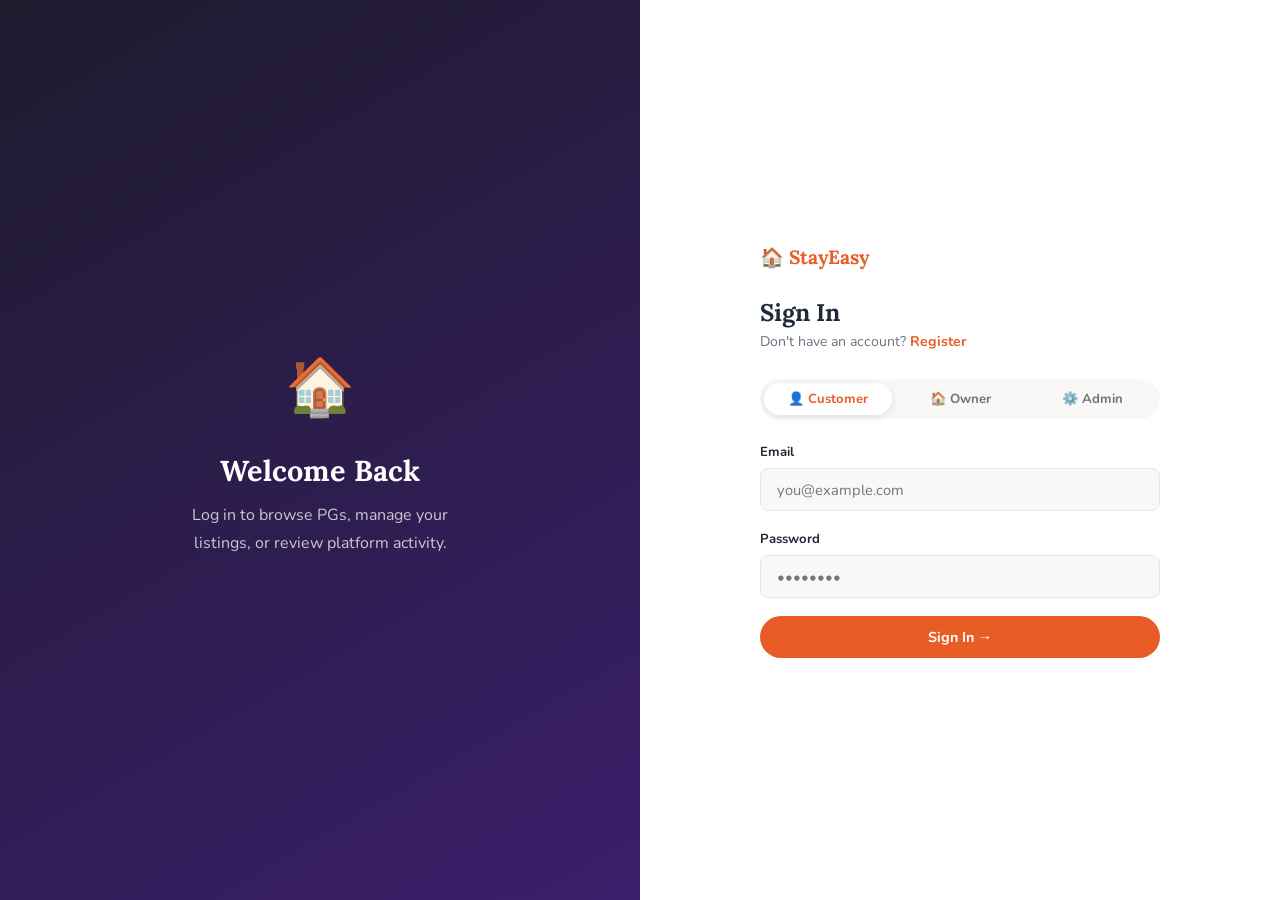
<file: login.html>
<!DOCTYPE html>
<html lang="en">
<head>
  <meta charset="UTF-8">
  <meta name="viewport" content="width=device-width, initial-scale=1.0">
  <title>Login — StayEasy</title>
  <link rel="stylesheet" href="style.css">
</head>
<body>
<div class="auth-page">

  <div class="auth-panel">
    <div style="font-size:3.5rem;margin-bottom:1.2rem;">🏠</div>
    <h2>Welcome Back</h2>
    <p>Log in to browse PGs, manage your listings, or review platform activity.</p>
    
  </div>

  <div class="auth-form-wrap">
    <div class="auth-form">
      <a href="index.html" style="color:var(--brand);font-family:'Lora',serif;font-size:1.2rem;font-weight:700;display:block;margin-bottom:1.5rem;">🏠 StayEasy</a>
      <h2>Sign In</h2>
      <p class="sub">Don't have an account? <a href="register.html" style="color:var(--brand);font-weight:700;">Register</a></p>

      <div class="role-tabs">
        <button class="role-tab active" onclick="setRole('USER',this)">👤 Customer</button>
        <button class="role-tab"       onclick="setRole('OWNER',this)">🏠 Owner</button>
        <button class="role-tab"       onclick="setRole('ADMIN',this)">⚙️ Admin</button>
      </div>

      <div id="err" style="display:none;"></div>

      <div class="form-group">
        <label class="form-label">Email</label>
        <input class="form-control" type="email" id="email" placeholder="you@example.com">
      </div>
      <div class="form-group">
        <label class="form-label">Password</label>
        <input class="form-control" type="password" id="pwd" placeholder="••••••••">
      </div>

      <button class="btn btn-primary" id="btn" onclick="login()" style="width:100%;justify-content:center;padding:.7rem;">
        Sign In →
      </button>
    </div>
  </div>
</div>

<script src="app.js"></script>
<script>
  let role = 'USER';

  // Already logged in? Redirect
  if (Auth.loggedIn()) goHome(Auth.user()?.role);

  function goHome(r) {
    location.href = r==='ADMIN' ? 'admin.html' : r==='OWNER' ? 'owner.html' : 'user.html';
  }

  function setRole(r, btn) {
    role = r;
    document.querySelectorAll('.role-tab').forEach(b=>b.classList.remove('active'));
    btn.classList.add('active');
    if (r === 'ADMIN') {
      document.getElementById('email').value = 'admin@stayeasy.com';
      document.getElementById('pwd').value = 'admin123';
    } else {
      document.getElementById('email').value = '';
      document.getElementById('pwd').value = '';
    }
  }

  function showErr(msg) {
    const el = document.getElementById('err');
    el.style.display = 'block';
    el.innerHTML = `<div class="alert alert-error">${msg}</div>`;
  }

  async function login() {
    const email = document.getElementById('email').value.trim();
    const pwd   = document.getElementById('pwd').value;
    const btn   = document.getElementById('btn');
    document.getElementById('err').style.display = 'none';

    if (!email || !pwd) { showErr('Please enter email and password.'); return; }

    btn.disabled = true; btn.textContent = 'Signing in…';

    try {
      const data = await Http.post('/auth/login', { email, password: pwd });
      if (data.role !== role) {
        showErr(`This is a ${data.role.toLowerCase()} account. Please select the correct tab.`);
        btn.disabled = false; btn.textContent = 'Sign In →';
        return;
      }
      Auth.save(data);
      Toast.show(`Welcome, ${data.name}! 👋`, 'ok');
      setTimeout(() => goHome(data.role), 600);
    } catch(e) {
      showErr(e.message);
      btn.disabled = false; btn.textContent = 'Sign In →';
    }
  }

  document.addEventListener('keydown', e => { if(e.key==='Enter') login(); });
</script>
</body>
</html>
</file>
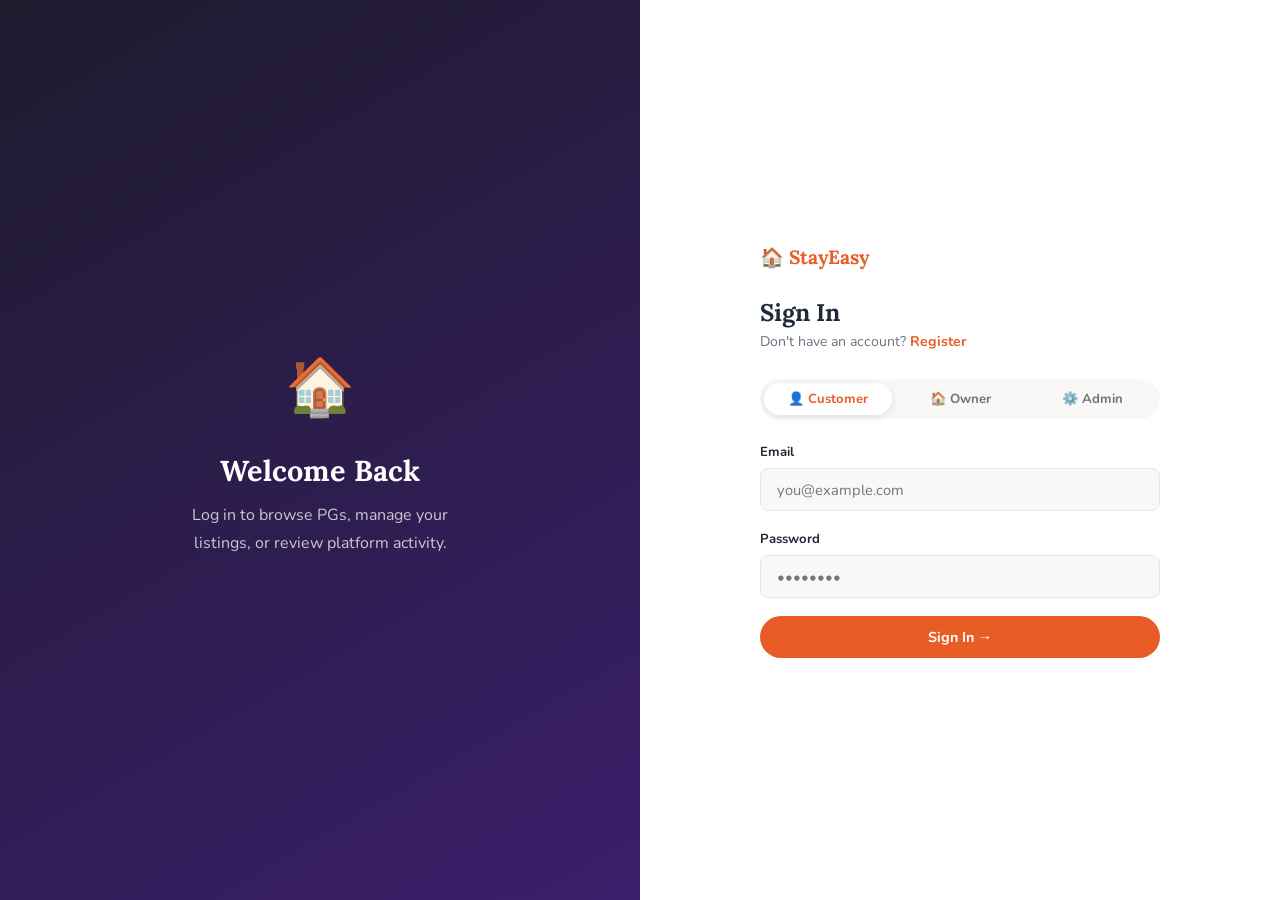
<file: owner.html>
<!DOCTYPE html>
<html lang="en">
<head>
  <meta charset="UTF-8">
  <meta name="viewport" content="width=device-width, initial-scale=1.0">
  <title>Owner Dashboard — StayEasy</title>
  <link rel="stylesheet" href="style.css">
</head>
<body>
<div id="nav"></div>

<div class="dash-layout">
  <aside class="sidebar">
    <div class="sidebar-brand">🏠 StayEasy</div>
    <nav class="sidebar-nav">
      <button class="s-link active" onclick="tab('listings',this)">🏠 My Listings</button>
      <button class="s-link"       onclick="tab('bookings',this)">
        📅 Booking Requests
        <span id="pending-badge" style="display:none;background:var(--red);color:#fff;
          border-radius:50px;padding:1px 7px;font-size:0.72rem;margin-left:4px;"></span>
      </button>
      <button class="s-link"       onclick="tab('add',this)">➕ Add PG</button>
      <button class="s-link"       onclick="tab('profile',this)">👤 Profile</button>
      <button class="s-link" style="color:#f87171;margin-top:auto;" onclick="Auth.logout()">🚪 Logout</button>
    </nav>
  </aside>

  <main class="dash-main">
    <div class="dash-title" id="welcome">Owner Dashboard</div>
    <div class="dash-sub">Manage your PG listings and tenant booking requests.</div>

    <!-- Stats -->
    <div class="stats-grid">
      <div class="stat-card">
        <div class="stat-icon">🏠</div>
        <div class="stat-label">My PGs</div>
        <div class="stat-val" id="s-pgs">—</div>
      </div>
      <div class="stat-card">
        <div class="stat-icon">📬</div>
        <div class="stat-label">New Requests</div>
        <div class="stat-val" id="s-new" style="color:var(--yellow);">—</div>
      </div>
      <div class="stat-card">
        <div class="stat-icon">✅</div>
        <div class="stat-label">Confirmed</div>
        <div class="stat-val" id="s-conf" style="color:var(--green);">—</div>
      </div>
      <div class="stat-card">
        <div class="stat-icon">❌</div>
        <div class="stat-label">Rejected</div>
        <div class="stat-val" id="s-rej" style="color:var(--red);">—</div>
      </div>
    </div>

    <!-- ── Tab: My Listings ─────────────────────────────── -->
    <div id="tab-listings">
      <div class="card">
        <div class="card-header">
          <h3>🏠 My PG Listings</h3>
          <button class="btn btn-primary btn-sm"
            onclick="tab('add', document.querySelectorAll('.s-link')[2])">+ Add PG</button>
        </div>
        <div id="listings-body">
          <div class="loader"><div class="spin"></div></div>
        </div>
      </div>
    </div>

    <!-- ── Tab: Booking Requests ──────────────────────── -->
    <div id="tab-bookings" style="display:none;">

      <!-- Filter row -->
      <div style="display:flex;gap:0.5rem;margin-bottom:1.2rem;flex-wrap:wrap;align-items:center;">
        <button class="btn btn-primary btn-sm filter-btn" onclick="filterBookings('ALL',this)">All</button>
        <button class="btn btn-ghost  btn-sm filter-btn" onclick="filterBookings('PENDING',this)">⏳ Pending</button>
        <button class="btn btn-ghost  btn-sm filter-btn" onclick="filterBookings('CONFIRMED',this)">✅ Confirmed</button>
        <button class="btn btn-ghost  btn-sm filter-btn" onclick="filterBookings('REJECTED',this)">❌ Rejected</button>
        <button class="btn btn-ghost  btn-sm filter-btn" onclick="filterBookings('CANCELLED',this)">🚫 Cancelled</button>
        <button class="btn btn-ghost  btn-sm" style="margin-left:auto;" onclick="loadBookings()">🔄 Refresh</button>
      </div>

      <div id="bookings-body">
        <div class="loader"><div class="spin"></div></div>
      </div>
    </div>

    <!-- ── Tab: Add / Edit PG ─────────────────────────── -->
    <div id="tab-add" style="display:none;">
      <div class="card" style="max-width:680px;">
        <div class="card-header">
          <h3 id="form-title">➕ Add New PG</h3>
        </div>
        <div style="padding:1.4rem;">
          <div id="form-err" style="display:none;"></div>

          <div class="form-row">
            <div class="form-group">
              <label class="form-label">PG Name *</label>
              <input class="form-control" id="f-title" placeholder="Green Valley PG">
            </div>
            <div class="form-group">
              <label class="form-label">Room Type *</label>
              <select class="form-control" id="f-room">
                <option value="SINGLE">Single</option>
                <option value="DOUBLE">Double</option>
                <option value="TRIPLE">Triple</option>
              </select>
            </div>
          </div>

          <div class="form-row">
            <div class="form-group">
              <label class="form-label">City *</label>
              <input class="form-control" id="f-city" placeholder="Bangalore">
            </div>
            <div class="form-group">
              <label class="form-label">Area *</label>
              <input class="form-control" id="f-area" placeholder="Koramangala">
            </div>
          </div>

          <div class="form-group">
            <label class="form-label">Full Address *</label>
            <input class="form-control" id="f-addr" placeholder="5th Block, Koramangala, Bangalore 560034">
          </div>

          <div class="form-group">
            <label class="form-label">Monthly Rent (₹) *</label>
            <input class="form-control" type="number" id="f-rent" placeholder="8500">
          </div>

          <div class="form-group">
            <label class="form-label">Facilities</label>
            <div class="fac-grid" id="fac-grid"></div>
          </div>

          <div class="form-group">
            <label class="form-label">Description</label>
            <textarea class="form-control" id="f-desc" rows="3"
              placeholder="Tell tenants about your PG — food, rules, nearby landmarks…"></textarea>
          </div>

          <div class="form-group">
            <label class="form-label">PG Photo</label>
            <input class="form-control" type="file" id="f-img"
              accept="image/*" onchange="previewImg(event)">
            <div id="img-prev" style="margin-top:0.6rem;"></div>
          </div>

          <div style="display:flex;gap:0.6rem;margin-top:0.5rem;">
            <button class="btn btn-primary" id="submit-btn" onclick="submitPg()">
              🚀 Submit Listing
            </button>
            <button class="btn btn-ghost" onclick="resetForm()">Reset</button>
          </div>
        </div>
      </div>
    </div>

    <!-- ── Tab: Profile ───────────────────────────────── -->
    <div id="tab-profile" style="display:none;">
      <div class="card" style="max-width:420px;">
        <div class="card-header"><h3>👤 Profile</h3></div>
        <div id="profile-body" style="padding:1.4rem;"></div>
      </div>
    </div>
  </main>
</div>

<!-- Delete Confirm Modal -->
<div class="overlay" id="del-modal">
  <div class="modal" style="max-width:360px;">
    <div class="modal-head">
      <h3>Delete PG?</h3>
      <button class="modal-close" onclick="closeDelModal()">✕</button>
    </div>
    <div class="modal-body">
      <p>This will permanently remove this PG listing and all its bookings.</p>
    </div>
    <div class="modal-foot">
      <button class="btn btn-ghost"  onclick="closeDelModal()">Cancel</button>
      <button class="btn btn-danger" id="del-confirm">Yes, Delete</button>
    </div>
  </div>
</div>

<!-- Booking Detail Modal -->
<div class="overlay" id="booking-modal">
  <div class="modal" style="max-width:480px;">
    <div class="modal-head">
      <h3>Booking Request Details</h3>
      <button class="modal-close" onclick="closeBookingModal()">✕</button>
    </div>
    <div class="modal-body"  id="booking-modal-body"></div>
    <div class="modal-foot" id="booking-modal-foot"></div>
  </div>
</div>

<script src="app.js"></script>
<script>
  if (!Auth.guard('OWNER')) {}
  const u = Auth.user();
  renderNav();
  document.getElementById('welcome').textContent = `Hi, ${u.name.split(' ')[0]}! 👋`;

  let editId       = null;
  let allBookings  = [];
  let currentFilter = 'ALL';

  buildFacChecks('fac-grid');

  // ── Tab switching ────────────────────────────────────────
  function tab(name, btn) {
    ['listings','bookings','add','profile'].forEach(t =>
      document.getElementById('tab-' + t).style.display = 'none');
    document.querySelectorAll('.s-link').forEach(b => b.classList.remove('active'));
    document.getElementById('tab-' + name).style.display = 'block';
    if (btn) btn.classList.add('active');

    if (name === 'listings') loadListings();
    if (name === 'bookings') loadBookings();
    if (name === 'profile')  loadProfile();
    if (name === 'add' && !editId) resetForm();
  }

  // ── My Listings ──────────────────────────────────────────
  async function loadListings() {
    loader('listings-body');
    try {
      const pgs = await Http.get('/pg/my-listings');
      document.getElementById('s-pgs').textContent = pgs.length;

      if (!pgs.length) {
        document.getElementById('listings-body').innerHTML = `
          <div class="empty">
            <div class="icon">🏚</div>
            <h3>No listings yet</h3>
            <p style="margin-bottom:0.8rem;">Submit your first PG to start receiving tenants!</p>
            <button class="btn btn-primary" onclick="tab('add',null)">+ Add PG</button>
          </div>`;
        return;
      }

      document.getElementById('listings-body').innerHTML = `
        <div class="table-wrap"><table>
          <thead><tr>
            <th>PG Name</th><th>Location</th><th>Rent</th>
            <th>Type</th><th>Status</th><th>Admin Remark</th><th>Actions</th>
          </tr></thead>
          <tbody>
            ${pgs.map(pg => `<tr>
              <td><strong>${pg.title}</strong></td>
              <td>${pg.area}, ${pg.city}</td>
              <td>₹${Number(pg.rent).toLocaleString('en-IN')}</td>
              <td><span class="tag blue">${pg.roomType}</span></td>
              <td><span class="badge badge-${pg.status}">${pg.status}</span></td>
              <td style="font-size:0.78rem;color:var(--muted);max-width:150px;">
                ${pg.adminRemark || '—'}
              </td>
              <td>
                <div style="display:flex;gap:0.35rem;">
                  <button class="btn btn-ghost btn-sm" onclick="editPg(${pg.id})">✏️ Edit</button>
                  <button class="btn btn-danger btn-sm" onclick="openDelModal(${pg.id})">🗑️</button>
                </div>
              </td>
            </tr>`).join('')}
          </tbody>
        </table></div>`;
    } catch(e) {
      document.getElementById('listings-body').innerHTML =
        `<div class="alert alert-error" style="margin:1rem;">${e.message}</div>`;
    }
  }

  // ── Booking Requests ─────────────────────────────────────
  async function loadBookings() {
    loader('bookings-body');
    try {
      allBookings = await Http.get('/booking/owner-requests');

      // update stat cards
      document.getElementById('s-new').textContent  = allBookings.filter(b => b.status === 'PENDING').length;
      document.getElementById('s-conf').textContent = allBookings.filter(b => b.status === 'CONFIRMED').length;
      document.getElementById('s-rej').textContent  = allBookings.filter(b => b.status === 'REJECTED').length;

      // sidebar badge
      const pendingCount = allBookings.filter(b => b.status === 'PENDING').length;
      const badge = document.getElementById('pending-badge');
      if (pendingCount > 0) { badge.style.display = 'inline'; badge.textContent = pendingCount; }
      else                  { badge.style.display = 'none'; }

      renderBookings(currentFilter);
    } catch(e) {
      document.getElementById('bookings-body').innerHTML =
        `<div class="alert alert-error">${e.message}</div>`;
    }
  }

  function filterBookings(status, btn) {
    currentFilter = status;
    document.querySelectorAll('.filter-btn').forEach(b => {
      b.classList.remove('btn-primary'); b.classList.add('btn-ghost');
    });
    btn.classList.add('btn-primary'); btn.classList.remove('btn-ghost');
    renderBookings(status);
  }

  function renderBookings(filter) {
    const list = filter === 'ALL'
      ? allBookings
      : allBookings.filter(b => b.status === filter);

    if (!list.length) {
      document.getElementById('bookings-body').innerHTML = `
        <div class="empty">
          <div class="icon">📭</div>
          <h3>${filter === 'ALL'
            ? 'No booking requests yet'
            : 'No ' + filter.toLowerCase() + ' bookings'}</h3>
          <p style="color:var(--muted);font-size:0.88rem;margin-top:0.3rem;">
            ${filter === 'ALL'
              ? 'When a user books your PG, the request will appear here for you to approve or reject.'
              : ''}
          </p>
        </div>`;
      return;
    }

    document.getElementById('bookings-body').innerHTML = list.map(b => `
      <div style="background:#fff;border-radius:12px;box-shadow:var(--shadow);
           margin-bottom:1rem;overflow:hidden;
           border-left:5px solid ${statusColor(b.status)};">
        <div style="padding:1.1rem 1.3rem;">

          <!-- Header -->
          <div style="display:flex;justify-content:space-between;align-items:flex-start;
               flex-wrap:wrap;gap:0.5rem;margin-bottom:0.9rem;">
            <div>
              <div style="font-weight:800;font-size:1rem;">
                ${b.pgTitle || 'PG #' + b.pgId}
              </div>
              <div style="color:var(--muted);font-size:0.82rem;">
                📍 ${b.pgCity || ''} ${b.pgArea ? '— ' + b.pgArea : ''}
              </div>
            </div>
            <span class="badge badge-${b.status}" style="font-size:0.8rem;">
              ${statusLabel(b.status)}
            </span>
          </div>

          <!-- Tenant info box -->
          <div style="display:grid;grid-template-columns:1fr 1fr;gap:0.7rem;
               background:var(--bg);border-radius:8px;padding:0.8rem;margin-bottom:0.9rem;">
            <div>
              <div style="font-size:0.7rem;text-transform:uppercase;font-weight:800;
                   color:var(--muted);margin-bottom:0.2rem;">Tenant</div>
              <div style="font-weight:700;">${b.userName || '—'}</div>
              <div style="font-size:0.8rem;color:var(--blue);">
                ✉️ <a href="mailto:${b.userEmail}" style="color:inherit;">${b.userEmail || '—'}</a>
              </div>
              ${b.userPhone
                ? `<div style="font-size:0.8rem;color:var(--muted);">📞 ${b.userPhone}</div>`
                : ''}
            </div>
            <div>
              <div style="font-size:0.7rem;text-transform:uppercase;font-weight:800;
                   color:var(--muted);margin-bottom:0.2rem;">Requested Move-in</div>
              <div style="font-weight:800;font-size:1.05rem;">${fmtDate(b.bookingDate)}</div>
              <div style="font-size:0.78rem;color:var(--muted);">
                Sent on ${fmtDate(b.createdAt)}
              </div>
            </div>
          </div>

          <!-- Message from tenant -->
          ${b.message ? `
            <div style="background:#EFF6FF;border-radius:8px;padding:0.7rem 0.9rem;
                 margin-bottom:0.9rem;font-size:0.86rem;color:#1E40AF;">
              💬 <em>"${b.message}"</em>
            </div>` : ''}

          <!-- Action buttons -->
          ${b.status === 'PENDING' ? `
            <div style="display:flex;gap:0.6rem;flex-wrap:wrap;align-items:center;">
              <button class="btn btn-success" onclick="confirmBooking(${b.bookingId})">
                ✅ Confirm Booking
              </button>
              <button class="btn btn-danger" onclick="rejectBooking(${b.bookingId})">
                ❌ Reject
              </button>
              <button class="btn btn-ghost btn-sm" onclick="openBookingDetail(${b.bookingId})">
                View Full Details
              </button>
            </div>
          ` : `
            <div style="display:flex;gap:0.6rem;align-items:center;flex-wrap:wrap;">
              <span style="font-size:0.84rem;color:var(--muted);">
                ${b.status === 'CONFIRMED'
                  ? '✅ You confirmed this booking. Reach out to the tenant to coordinate.'
                  : b.status === 'REJECTED'
                  ? '❌ You rejected this request.'
                  : '🚫 The tenant cancelled this booking.'}
              </span>
              <button class="btn btn-ghost btn-sm" onclick="openBookingDetail(${b.bookingId})">
                Details
              </button>
            </div>
          `}
        </div>
      </div>`).join('');
  }

  function statusColor(s) {
    return s === 'CONFIRMED' ? 'var(--green)'
         : s === 'REJECTED'  ? 'var(--red)'
         : s === 'CANCELLED' ? 'var(--muted)'
         : 'var(--yellow)';
  }

  function statusLabel(s) {
    return s === 'PENDING'   ? '⏳ Awaiting Your Decision'
         : s === 'CONFIRMED' ? '✅ Confirmed'
         : s === 'REJECTED'  ? '❌ Rejected'
         : '🚫 Cancelled by Tenant';
  }

  // ── Confirm a booking ────────────────────────────────────
  async function confirmBooking(bookingId) {
    try {
      await Http.put(`/booking/confirm/${bookingId}`);
      Toast.show('✅ Booking confirmed! The tenant has been notified.', 'ok');
      loadBookings();
    } catch(e) { Toast.show(e.message, 'err'); }
  }

  // ── Reject a booking ─────────────────────────────────────
  async function rejectBooking(bookingId) {
    if (!confirm('Reject this booking request?\nThe tenant will see this status update.')) return;
    try {
      await Http.put(`/booking/reject/${bookingId}`);
      Toast.show('Booking rejected.', 'ok');
      loadBookings();
    } catch(e) { Toast.show(e.message, 'err'); }
  }

  // ── Booking detail modal ─────────────────────────────────
  function openBookingDetail(bookingId) {
    const b = allBookings.find(x => x.bookingId === bookingId);
    if (!b) return;

    document.getElementById('booking-modal').classList.add('open');
    document.getElementById('booking-modal-body').innerHTML = `
      <div style="display:grid;gap:0.85rem;">
        <div style="display:flex;justify-content:space-between;align-items:center;">
          <strong style="font-size:1.05rem;">${b.pgTitle || 'PG #' + b.pgId}</strong>
          <span class="badge badge-${b.status}">${b.status}</span>
        </div>

        <hr style="border:none;border-top:1px solid var(--border);">

        <div style="display:grid;grid-template-columns:1fr 1fr;gap:0.8rem;">
          <div>
            <div style="font-size:0.7rem;font-weight:800;text-transform:uppercase;color:var(--muted);">Tenant Name</div>
            <div style="font-weight:700;">${b.userName || '—'}</div>
          </div>
          <div>
            <div style="font-size:0.7rem;font-weight:800;text-transform:uppercase;color:var(--muted);">Email</div>
            <div><a href="mailto:${b.userEmail}" style="color:var(--blue);">${b.userEmail || '—'}</a></div>
          </div>
          <div>
            <div style="font-size:0.7rem;font-weight:800;text-transform:uppercase;color:var(--muted);">Phone</div>
            <div>${b.userPhone || 'Not provided'}</div>
          </div>
          <div>
            <div style="font-size:0.7rem;font-weight:800;text-transform:uppercase;color:var(--muted);">Move-in Date</div>
            <div style="font-weight:800;">${fmtDate(b.bookingDate)}</div>
          </div>
          <div>
            <div style="font-size:0.7rem;font-weight:800;text-transform:uppercase;color:var(--muted);">PG Address</div>
            <div style="font-size:0.86rem;">${b.pgAddress || '—'}</div>
          </div>
          <div>
            <div style="font-size:0.7rem;font-weight:800;text-transform:uppercase;color:var(--muted);">Request Sent</div>
            <div>${fmtDate(b.createdAt)}</div>
          </div>
        </div>

        ${b.message ? `
          <div style="background:#EFF6FF;padding:0.9rem;border-radius:8px;font-size:0.88rem;color:#1E40AF;">
            <strong>Tenant's message:</strong><br><em>"${b.message}"</em>
          </div>` : ''}
      </div>`;

    document.getElementById('booking-modal-foot').innerHTML =
      b.status === 'PENDING' ? `
        <button class="btn btn-ghost"  onclick="closeBookingModal()">Close</button>
        <button class="btn btn-danger" onclick="rejectBooking(${b.bookingId});closeBookingModal()">❌ Reject</button>
        <button class="btn btn-success" onclick="confirmBooking(${b.bookingId});closeBookingModal()">✅ Confirm</button>
      ` : `
        <button class="btn btn-primary" onclick="closeBookingModal()">Close</button>`;
  }

  function closeBookingModal() {
    document.getElementById('booking-modal').classList.remove('open');
  }

  // ── Add / Edit PG ────────────────────────────────────────
  async function submitPg() {
    const title = document.getElementById('f-title').value.trim();
    const city  = document.getElementById('f-city').value.trim();
    const area  = document.getElementById('f-area').value.trim();
    const addr  = document.getElementById('f-addr').value.trim();
    const rent  = document.getElementById('f-rent').value;
    const room  = document.getElementById('f-room').value;
    const desc  = document.getElementById('f-desc').value.trim();
    const facs  = getCheckedFacs('fac-grid');
    const img   = document.getElementById('f-img').files[0];
    const btn   = document.getElementById('submit-btn');
    const errEl = document.getElementById('form-err');

    errEl.style.display = 'none';
    if (!title || !city || !area || !addr || !rent) {
      errEl.style.display = 'block';
      errEl.innerHTML = '<div class="alert alert-error">Please fill all required fields.</div>';
      return;
    }

    btn.disabled = true;
    btn.textContent = editId ? 'Updating…' : 'Submitting…';

    const fd = new FormData();
    fd.append('title', title);   fd.append('city', city);
    fd.append('area', area);     fd.append('address', addr);
    fd.append('rent', rent);     fd.append('roomType', room);
    if (facs) fd.append('facilities', facs);
    if (desc) fd.append('description', desc);
    if (img)  fd.append('image', img);

    try {
      if (editId) {
        await Http.putForm(`/pg/${editId}`, fd);
        Toast.show('PG updated! Awaiting re-approval.', 'ok');
      } else {
        await Http.postForm('/pg/add', fd);
        Toast.show('PG submitted! Awaiting admin approval.', 'ok');
      }
      editId = null;
      resetForm();
      tab('listings', document.querySelector('.s-link'));
    } catch(e) {
      errEl.style.display = 'block';
      errEl.innerHTML = `<div class="alert alert-error">${e.message}</div>`;
    } finally {
      btn.disabled = false;
      btn.textContent = editId ? '💾 Update PG' : '🚀 Submit Listing';
    }
  }

  async function editPg(id) {
    editId = id;
    tab('add', null);
    document.getElementById('form-title').textContent = '✏️ Edit PG Listing';
    document.getElementById('submit-btn').textContent = '💾 Update PG';
    try {
      const pg = await Http.get(`/pg/${id}`);
      document.getElementById('f-title').value = pg.title;
      document.getElementById('f-city').value  = pg.city;
      document.getElementById('f-area').value  = pg.area;
      document.getElementById('f-addr').value  = pg.address;
      document.getElementById('f-rent').value  = pg.rent;
      document.getElementById('f-room').value  = pg.roomType;
      document.getElementById('f-desc').value  = pg.description || '';
      buildFacChecks('fac-grid', pg.facilities || '');
    } catch(e) { Toast.show('Could not load PG data.', 'err'); }
  }

  function resetForm() {
    editId = null;
    ['f-title','f-city','f-area','f-addr','f-rent','f-desc'].forEach(id =>
      document.getElementById(id).value = '');
    document.getElementById('f-room').value = 'SINGLE';
    document.getElementById('f-img').value = '';
    document.getElementById('img-prev').innerHTML = '';
    document.getElementById('form-err').style.display = 'none';
    document.getElementById('form-title').textContent = '➕ Add New PG';
    document.getElementById('submit-btn').textContent = '🚀 Submit Listing';
    buildFacChecks('fac-grid');
  }

  function previewImg(e) {
    const f = e.target.files[0]; if (!f) return;
    const r = new FileReader();
    r.onload = ev => document.getElementById('img-prev').innerHTML =
      `<img src="${ev.target.result}"
           style="width:100%;max-height:180px;object-fit:cover;border-radius:10px;">`;
    r.readAsDataURL(f);
  }

  // ── Delete Modal ─────────────────────────────────────────
  let delId = null;
  function openDelModal(id) {
    delId = id;
    document.getElementById('del-modal').classList.add('open');
    document.getElementById('del-confirm').onclick = async () => {
      try {
        await Http.del(`/pg/${delId}`);
        Toast.show('PG listing deleted.', 'ok');
        closeDelModal();
        loadListings();
      } catch(e) { Toast.show(e.message, 'err'); }
    };
  }
  function closeDelModal() { document.getElementById('del-modal').classList.remove('open'); }

  // ── Profile ──────────────────────────────────────────────
  function loadProfile() {
    document.getElementById('profile-body').innerHTML = `
      <div style="display:flex;align-items:center;gap:1rem;margin-bottom:1.2rem;">
        <div style="width:52px;height:52px;border-radius:50%;background:var(--brand-lt);
             display:flex;align-items:center;justify-content:center;font-size:1.4rem;">🏠</div>
        <div>
          <div style="font-weight:800;">${u.name}</div>
          <div style="color:var(--muted);font-size:0.85rem;">${u.email}</div>
        </div>
      </div>
      <div style="display:flex;justify-content:space-between;padding:0.7rem;
           background:var(--bg);border-radius:8px;margin-bottom:0.6rem;">
        <span style="color:var(--muted);font-size:0.85rem;">Role</span>
        <span class="tag blue">PG OWNER</span>
      </div>
      <div style="display:flex;justify-content:space-between;padding:0.7rem;
           background:var(--bg);border-radius:8px;margin-bottom:1rem;">
        <span style="color:var(--muted);font-size:0.85rem;">User ID</span>
        <span style="font-weight:700;">#${u.id}</span>
      </div>
      <button class="btn btn-danger btn-sm" onclick="Auth.logout()">Logout</button>`;
  }

  // Close modals on backdrop click
  ['del-modal','booking-modal'].forEach(id => {
    document.getElementById(id).addEventListener('click', function(e) {
      if (e.target === this) this.classList.remove('open');
    });
  });

  // ── Init ─────────────────────────────────────────────────
  loadListings();

  // Silently fetch bookings to show badge count
  Http.get('/booking/owner-requests').then(bks => {
    const p = bks.filter(b => b.status === 'PENDING').length;
    document.getElementById('s-new').textContent = p;
    const badge = document.getElementById('pending-badge');
    if (p > 0) { badge.style.display = 'inline'; badge.textContent = p; }
  }).catch(() => {});
</script>
</body>
</html>
</file>
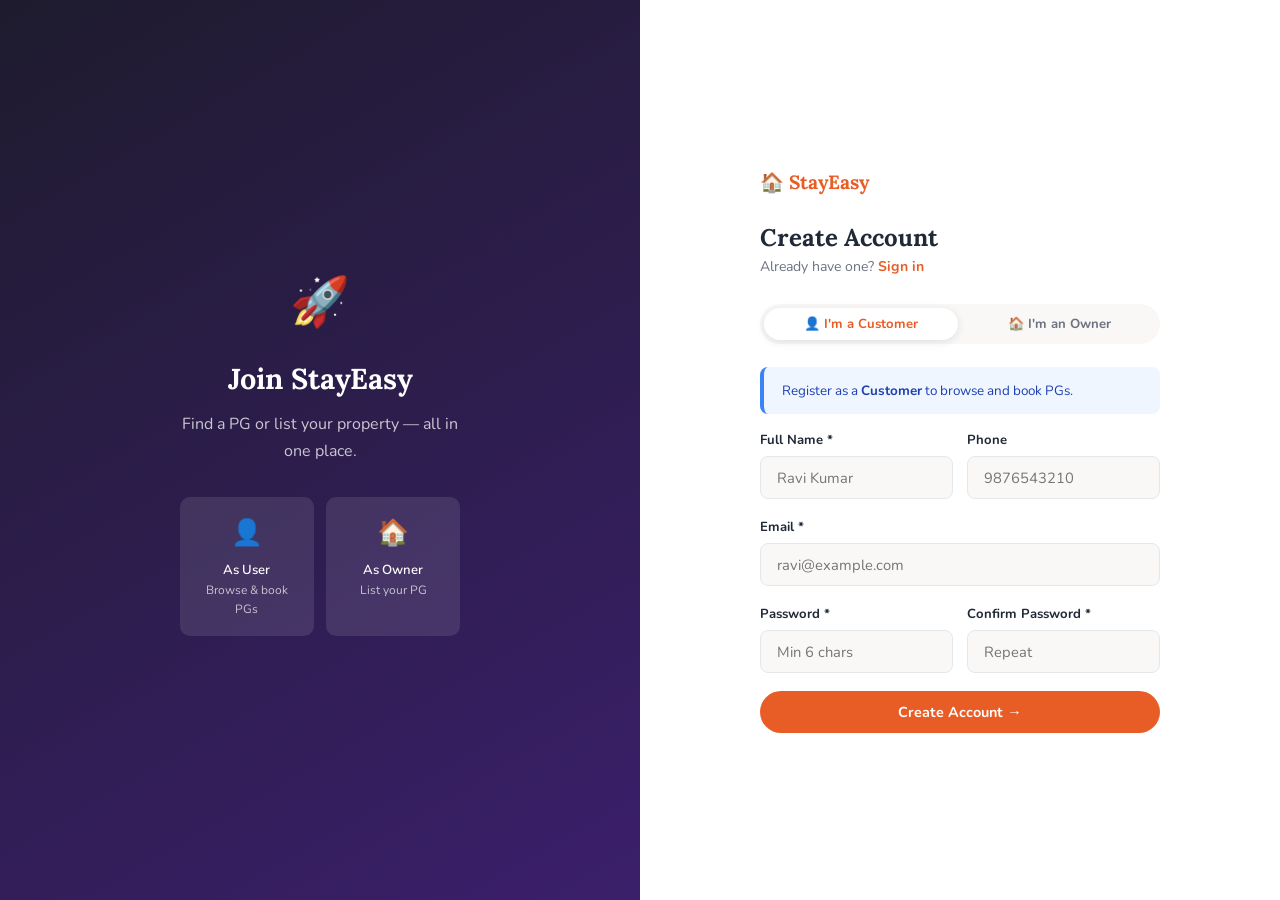
<file: register.html>
<!DOCTYPE html>
<html lang="en">
<head>
  <meta charset="UTF-8">
  <meta name="viewport" content="width=device-width, initial-scale=1.0">
  <title>Register — StayEasy</title>
  <link rel="stylesheet" href="style.css">
</head>
<body>
<div class="auth-page">

  <div class="auth-panel">
    <div style="font-size:3rem;margin-bottom:1.2rem;">🚀</div>
    <h2>Join StayEasy</h2>
    <p>Find a PG or list your property — all in one place.</p>
    <div style="display:grid;grid-template-columns:1fr 1fr;gap:.8rem;margin-top:2rem;width:100%;max-width:280px;">
      <div style="background:rgba(255,255,255,.1);border-radius:10px;padding:1rem;text-align:center;">
        <div style="font-size:1.6rem;">👤</div>
        <div style="font-size:.82rem;margin-top:.4rem;font-weight:600;">As User</div>
        <div style="font-size:.75rem;opacity:.7;">Browse &amp; book PGs</div>
      </div>
      <div style="background:rgba(255,255,255,.1);border-radius:10px;padding:1rem;text-align:center;">
        <div style="font-size:1.6rem;">🏠</div>
        <div style="font-size:.82rem;margin-top:.4rem;font-weight:600;">As Owner</div>
        <div style="font-size:.75rem;opacity:.7;">List your PG</div>
      </div>
    </div>
  </div>

  <div class="auth-form-wrap">
    <div class="auth-form">
      <a href="index.html" style="color:var(--brand);font-family:'Lora',serif;font-size:1.2rem;font-weight:700;display:block;margin-bottom:1.5rem;">🏠 StayEasy</a>
      <h2>Create Account</h2>
      <p class="sub">Already have one? <a href="login.html" style="color:var(--brand);font-weight:700;">Sign in</a></p>

      <div class="role-tabs">
        <button class="role-tab active" onclick="setRole('USER',this)">👤 I'm a Customer</button>
        <button class="role-tab"       onclick="setRole('OWNER',this)">🏠 I'm an Owner</button>
      </div>

      <div id="info" class="alert alert-info" style="font-size:.84rem;">Register as a <strong>Customer</strong> to browse and book PGs.</div>
      <div id="err" style="display:none;"></div>

      <div class="form-row">
        <div class="form-group">
          <label class="form-label">Full Name *</label>
          <input class="form-control" type="text" id="name" placeholder="Ravi Kumar">
        </div>
        <div class="form-group">
          <label class="form-label">Phone</label>
          <input class="form-control" type="tel" id="phone" placeholder="9876543210">
        </div>
      </div>

      <div class="form-group">
        <label class="form-label">Email *</label>
        <input class="form-control" type="email" id="email" placeholder="ravi@example.com">
      </div>

      <div class="form-row">
        <div class="form-group">
          <label class="form-label">Password *</label>
          <input class="form-control" type="password" id="pwd" placeholder="Min 6 chars">
        </div>
        <div class="form-group">
          <label class="form-label">Confirm Password *</label>
          <input class="form-control" type="password" id="cpwd" placeholder="Repeat">
        </div>
      </div>

      <button class="btn btn-primary" id="btn" onclick="register()" style="width:100%;justify-content:center;padding:.7rem;">
        Create Account →
      </button>
    </div>
  </div>
</div>

<script src="app.js"></script>
<script>
  let role = 'USER';

  if (Auth.loggedIn()) location.href = 'index.html';

  function setRole(r, btn) {
    role = r;
    document.querySelectorAll('.role-tab').forEach(b=>b.classList.remove('active'));
    btn.classList.add('active');
    document.getElementById('info').innerHTML = r === 'OWNER'
      ? 'Register as an <strong>Owner</strong> to list your PG. Listings need admin approval.'
      : 'Register as a <strong>Customer</strong> to browse and book PGs.';
  }

  function showErr(msg) {
    const el = document.getElementById('err');
    el.style.display='block';
    el.innerHTML=`<div class="alert alert-error">${msg}</div>`;
  }

  async function register() {
    const name  = document.getElementById('name').value.trim();
    const email = document.getElementById('email').value.trim();
    const phone = document.getElementById('phone').value.trim();
    const pwd   = document.getElementById('pwd').value;
    const cpwd  = document.getElementById('cpwd').value;
    const btn   = document.getElementById('btn');

    document.getElementById('err').style.display='none';

    if (!name||!email||!pwd)    { showErr('Name, email and password are required.'); return; }
    if (pwd.length < 6)          { showErr('Password must be at least 6 characters.'); return; }
    if (pwd !== cpwd)            { showErr('Passwords do not match.'); return; }

    btn.disabled=true; btn.textContent='Creating account…';

    try {
      const data = await Http.post('/auth/register', { name, email, password:pwd, role, phone });
      Auth.save(data);
      Toast.show('Account created! 🎉', 'ok');
      setTimeout(() => {
        location.href = data.role==='OWNER' ? 'owner.html' : 'user.html';
      }, 700);
    } catch(e) {
      showErr(e.message);
      btn.disabled=false; btn.textContent='Create Account →';
    }
  }

  document.addEventListener('keydown', e => { if(e.key==='Enter') register(); });
</script>
</body>
</html>
</file>
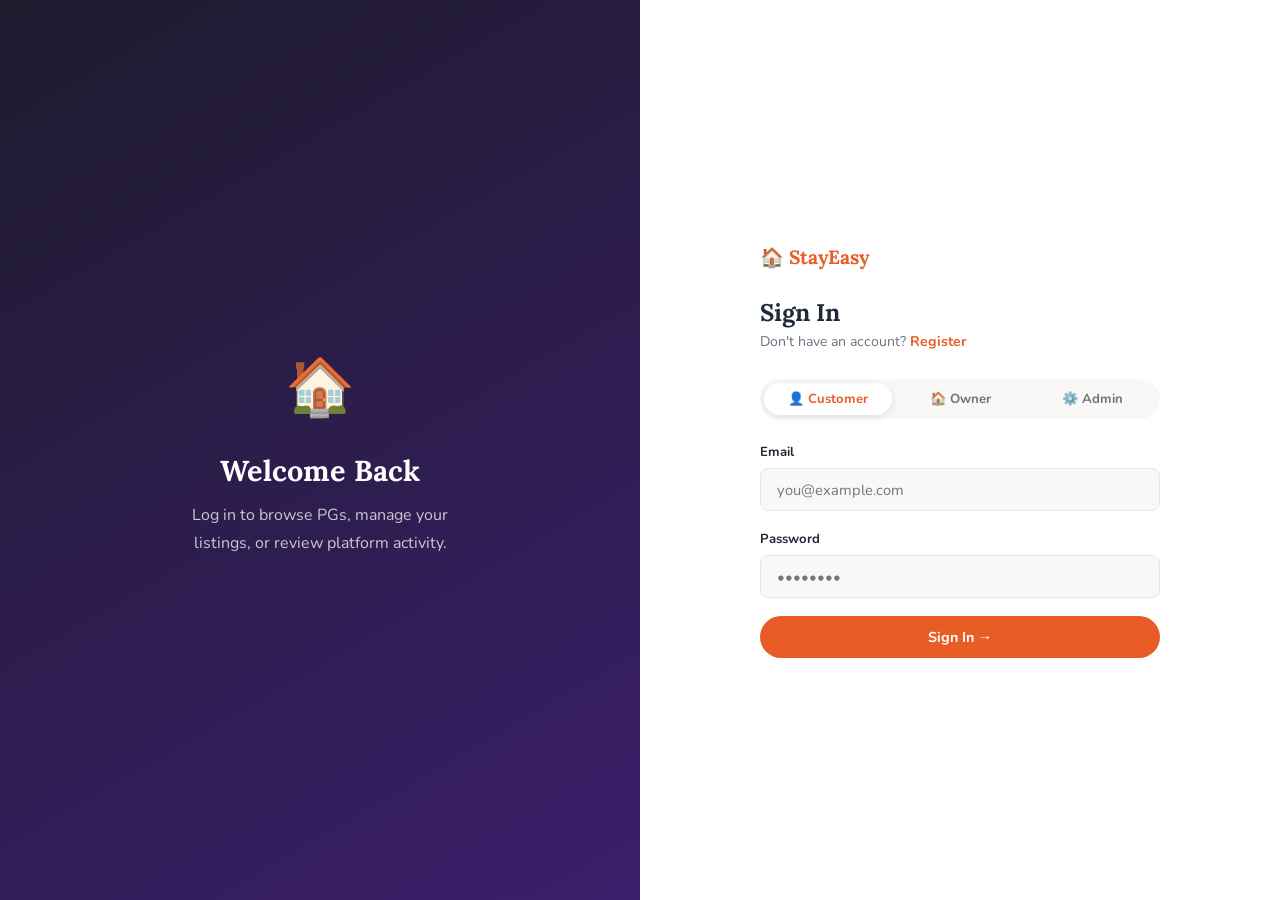
<file: user.html>
<!DOCTYPE html>
<html lang="en">
<head>
  <meta charset="UTF-8">
  <meta name="viewport" content="width=device-width, initial-scale=1.0">
  <title>My Dashboard — StayEasy</title>
  <link rel="stylesheet" href="style.css">
</head>
<body>
<div id="nav"></div>

<div class="dash-layout">
  <aside class="sidebar">
    <div class="sidebar-brand">🏠 StayEasy</div>
    <nav class="sidebar-nav">
      <button class="s-link active" onclick="tab('bookings',this)">📅 My Bookings</button>
      <button class="s-link"       onclick="tab('browse',this)">🔍 Browse PGs</button>
      <button class="s-link"       onclick="tab('profile',this)">👤 Profile</button>
      <button class="s-link" style="color:#f87171;margin-top:auto;" onclick="Auth.logout()">🚪 Logout</button>
    </nav>
  </aside>

  <main class="dash-main">
    <div class="dash-title" id="welcome">Welcome!</div>
    <div class="dash-sub">Manage your PG bookings here.</div>

    <!-- Stats -->
    <div class="stats-grid">
      <div class="stat-card"><div class="stat-icon">📅</div><div class="stat-label">Total</div><div class="stat-val" id="s-total">—</div></div>
      <div class="stat-card"><div class="stat-icon">⏳</div><div class="stat-label">Pending</div><div class="stat-val" id="s-pend" style="color:var(--yellow);">—</div></div>
      <div class="stat-card"><div class="stat-icon">✅</div><div class="stat-label">Confirmed</div><div class="stat-val" id="s-conf" style="color:var(--green);">—</div></div>
      <div class="stat-card"><div class="stat-icon">❌</div><div class="stat-label">Cancelled</div><div class="stat-val" id="s-canc" style="color:var(--red);">—</div></div>
    </div>

    <!-- Bookings Tab -->
    <div id="tab-bookings">
      <div class="card">
        <div class="card-header">
          <h3>📅 My Bookings</h3>
          <a href="index.html" class="btn btn-primary btn-sm">+ Find PGs</a>
        </div>
        <div id="bookings-list"><div class="loader"><div class="spin"></div></div></div>
      </div>
    </div>

    <!-- Browse Tab -->
    <div id="tab-browse" style="display:none;">
      <div style="display:flex;gap:.6rem;flex-wrap:wrap;margin-bottom:1.2rem;align-items:center;">
        <input class="form-control" type="text" id="b-city" placeholder="City" style="flex:1;min-width:130px;">
        <input class="form-control" type="number" id="b-max" placeholder="Max Rent ₹" style="flex:1;min-width:130px;">
        <select class="form-control" id="b-room" style="flex:1;min-width:130px;">
          <option value="">Room Type</option>
          <option value="SINGLE">Single</option>
          <option value="DOUBLE">Double</option>
          <option value="TRIPLE">Triple</option>
        </select>
        <button class="btn btn-primary" onclick="browseSearch()">Search</button>
      </div>
      <div class="pg-grid" id="browse-grid"><div class="loader"><div class="spin"></div></div></div>
    </div>

    <!-- Profile Tab -->
    <div id="tab-profile" style="display:none;">
      <div class="card" style="max-width:440px;">
        <div class="card-header"><h3>👤 My Profile</h3></div>
        <div id="profile-body" style="padding:1.4rem;"></div>
      </div>
    </div>
  </main>
</div>

<script src="app.js"></script>
<script>
  if (!Auth.guard('USER')) {}
  const u = Auth.user();
  renderNav();
  document.getElementById('welcome').textContent = `Hi, ${u.name.split(' ')[0]}! 👋`;

  function tab(name, btn) {
    ['bookings','browse','profile'].forEach(t => document.getElementById('tab-'+t).style.display='none');
    document.querySelectorAll('.s-link').forEach(b=>b.classList.remove('active'));
    document.getElementById('tab-'+name).style.display='block';
    btn.classList.add('active');
    if (name==='bookings') loadBookings();
    if (name==='browse')   browseSearch();
    if (name==='profile')  loadProfile();
  }

  async function loadBookings() {
    loader('bookings-list');
    try {
      const bks = await Http.get('/booking/my-bookings');
      document.getElementById('s-total').textContent = bks.length;
      document.getElementById('s-pend').textContent  = bks.filter(b=>b.status==='PENDING').length;
      document.getElementById('s-conf').textContent  = bks.filter(b=>b.status==='CONFIRMED').length;
      document.getElementById('s-canc').textContent  = bks.filter(b=>b.status==='CANCELLED').length;

      if (!bks.length) {
        document.getElementById('bookings-list').innerHTML = `
          <div class="empty"><div class="icon">📭</div><h3>No bookings yet</h3>
          <a href="index.html" class="btn btn-primary" style="margin-top:.8rem;">Browse PGs</a></div>`;
        return;
      }
      document.getElementById('bookings-list').innerHTML = `
        <div class="table-wrap"><table>
          <thead><tr><th>PG ID</th><th>Move-in Date</th><th>Status</th><th>Message</th><th>Action</th></tr></thead>
          <tbody>
            ${bks.map(b=>`<tr>
              <td><strong>#${b.pgId}</strong></td>
              <td>${fmtDate(b.bookingDate)}</td>
              <td><span class="badge badge-${b.status}">${b.status}</span></td>
              <td style="color:var(--muted);font-size:.82rem;">${b.message||'—'}</td>
              <td>${b.status!=='CANCELLED'
                ? `<button class="btn btn-danger btn-sm" onclick="cancelBook(${b.id})">Cancel</button>`
                : '—'}</td>
            </tr>`).join('')}
          </tbody>
        </table></div>`;
    } catch(e) {
      document.getElementById('bookings-list').innerHTML = `<div class="alert alert-error" style="margin:1rem;">${e.message}</div>`;
    }
  }

  // ── Overview ───────────────────────────────────────────────
  async function loadStats() {
    try {
      const s = await Http.get('/admin/dashboard');
      document.getElementById('stats-grid').innerHTML = `
        <div class="stat-card"><div class="stat-icon">👤</div><div class="stat-label">Users</div><div class="stat-val">${s.totalUsers}</div></div>
        <div class="stat-card"><div class="stat-icon">🏠</div><div class="stat-label">Owners</div><div class="stat-val">${s.totalOwners}</div></div>
        <div class="stat-card"><div class="stat-icon">⏳</div><div class="stat-label">Pending PGs</div><div class="stat-val" style="color:var(--yellow);">${s.pendingPgs}</div></div>
        <div class="stat-card"><div class="stat-icon">✅</div><div class="stat-label">Approved PGs</div><div class="stat-val" style="color:var(--green);">${s.approvedPgs}</div></div>
        <div class="stat-card"><div class="stat-icon">❌</div><div class="stat-label">Rejected PGs</div><div class="stat-val" style="color:var(--red);">${s.rejectedPgs}</div></div>`;
    } catch(e) {
      document.getElementById('stats-grid').innerHTML =
        `<div class="alert alert-error">${e.message}</div>`;
    }
  }

  async function cancelBook(id) {
    if (!confirm('Cancel this booking?')) return;
    try {
      await Http.put(`/booking/cancel/${id}`);
      Toast.show('Booking cancelled.', 'ok');
      loadBookings();
    } catch(e) { Toast.show(e.message, 'err'); }
  }

  async function browseSearch() {
    loader('browse-grid');
    const city = document.getElementById('b-city')?.value||'';
    const max  = document.getElementById('b-max')?.value||'';
    const room = document.getElementById('b-room')?.value||'';
    const p = {};
    if (city) p.city=city; if (max) p.maxRent=max; if (room) p.roomType=room;
    try {
      const pgs = await Http.get('/pg/search?' + new URLSearchParams(p));
      if (!pgs.length) { empty('browse-grid','No PGs found','🏚'); return; }
      document.getElementById('browse-grid').innerHTML = pgs.map(pg=>pgCard(pg,'viewPg')).join('');
    } catch(e) { empty('browse-grid','Error loading PGs','⚠️'); }
  }

  function viewPg(id) { window.open('index.html','_blank'); }

  function loadProfile() {
    document.getElementById('profile-body').innerHTML = `
      <div style="display:flex;align-items:center;gap:1rem;margin-bottom:1.2rem;">
        <div style="width:52px;height:52px;border-radius:50%;background:var(--brand-lt);display:flex;align-items:center;justify-content:center;font-size:1.4rem;">👤</div>
        <div><div style="font-weight:700;font-size:1.05rem;">${u.name}</div><div style="color:var(--muted);font-size:.85rem;">${u.email}</div></div>
      </div>
      <div style="display:flex;justify-content:space-between;padding:.7rem;background:var(--bg);border-radius:8px;margin-bottom:.6rem;">
        <span style="color:var(--muted);font-size:.85rem;">Role</span><span class="tag blue">CUSTOMER</span>
      </div>
      <div style="display:flex;justify-content:space-between;padding:.7rem;background:var(--bg);border-radius:8px;margin-bottom:1rem;">
        <span style="color:var(--muted);font-size:.85rem;">User ID</span><span style="font-weight:700;">#${u.id}</span>
      </div>
      <button class="btn btn-danger btn-sm" onclick="Auth.logout()">Logout</button>`;
  }

  // Init
  loadBookings();
</script>
</body>
</html>
</file>
<file: style.css>
@import url('https://fonts.googleapis.com/css2?family=Nunito:wght@400;600;700;800&family=Lora:wght@600;700&display=swap');

:root {
  --brand:      #E85D26;
  --brand-dk:   #C94B18;
  --brand-lt:   #FFF0EB;
  --green:      #22C55E;
  --red:        #EF4444;
  --yellow:     #F59E0B;
  --blue:       #3B82F6;
  --dark:       #1E1B2E;
  --text:       #1F2937;
  --muted:      #6B7280;
  --border:     #E5E7EB;
  --bg:         #F9F8F6;
  --white:      #FFFFFF;
  --shadow:     0 2px 16px rgba(0,0,0,0.08);
  --shadow-lg:  0 8px 32px rgba(0,0,0,0.12);
  --radius:     12px;
  --radius-sm:  8px;
}

*,*::before,*::after { box-sizing:border-box; margin:0; padding:0; }
html { scroll-behavior:smooth; }
body { font-family:'Nunito',sans-serif; background:var(--bg); color:var(--text); line-height:1.6; }
h1,h2,h3,h4 { font-family:'Lora',serif; line-height:1.3; }
a { text-decoration:none; color:inherit; }
img { max-width:100%; display:block; }
button { cursor:pointer; font-family:inherit; }
input,select,textarea { font-family:inherit; }

/* ---- NAVBAR ---- */
.nav {
  position:sticky; top:0; z-index:999;
  background:var(--white);
  border-bottom:1px solid var(--border);
  padding:0 1.5rem;
  height:64px;
  display:flex; align-items:center; justify-content:space-between;
  box-shadow:0 2px 8px rgba(0,0,0,0.05);
}
.nav-brand {
  font-family:'Lora',serif; font-size:1.4rem; font-weight:700;
  color:var(--brand); display:flex; align-items:center; gap:8px;
}
.nav-links { display:flex; align-items:center; gap:0.4rem; }
.nav-link {
  padding:0.4rem 0.9rem; border-radius:50px;
  font-size:0.9rem; font-weight:600; color:var(--muted);
  transition:all 0.2s;
}
.nav-link:hover { background:var(--brand-lt); color:var(--brand); }

/* ---- BUTTONS ---- */
.btn {
  display:inline-flex; align-items:center; gap:6px;
  padding:0.5rem 1.3rem; border-radius:50px;
  font-size:0.9rem; font-weight:700; border:none;
  transition:all 0.2s; white-space:nowrap; cursor:pointer;
}
.btn-primary { background:var(--brand); color:#fff; }
.btn-primary:hover { background:var(--brand-dk); transform:translateY(-1px); }
.btn-outline { background:transparent; color:var(--brand); border:2px solid var(--brand); }
.btn-outline:hover { background:var(--brand); color:#fff; }
.btn-success { background:var(--green); color:#fff; }
.btn-success:hover { background:#16a34a; }
.btn-danger  { background:var(--red);   color:#fff; }
.btn-danger:hover  { background:#dc2626; }
.btn-ghost { background:var(--bg); color:var(--text); border:1px solid var(--border); }
.btn-ghost:hover { background:var(--border); }
.btn-sm { padding:0.3rem 0.9rem; font-size:0.82rem; }
.btn:disabled { opacity:0.6; cursor:not-allowed; transform:none !important; }

/* ---- HERO ---- */
.hero {
  background:linear-gradient(135deg, #1E1B2E 0%, #3B1F6B 100%);
  color:#fff; padding:5rem 1.5rem 4rem; text-align:center;
  position:relative; overflow:hidden;
}
.hero::before {
  content:''; position:absolute; inset:0;
  background:radial-gradient(ellipse at 65% 30%, rgba(232,93,38,0.2) 0%, transparent 60%);
}
.hero-content { position:relative; z-index:1; max-width:680px; margin:0 auto; }
.hero h1 { font-size:clamp(1.8rem,4vw,3rem); margin-bottom:0.8rem; }
.hero h1 span { color:var(--brand); }
.hero p { opacity:0.8; margin-bottom:2rem; font-size:1.05rem; }

/* ---- SEARCH ---- */
.search-box {
  background:#fff; border-radius:16px; padding:1rem 1.2rem;
  display:flex; flex-wrap:wrap; gap:0.6rem; align-items:center;
  max-width:820px; margin:0 auto;
  box-shadow:0 8px 32px rgba(0,0,0,0.2);
}
.search-box input,
.search-box select {
  flex:1; min-width:130px;
  padding:0.55rem 0.9rem;
  border:1.5px solid var(--border); border-radius:var(--radius-sm);
  font-size:0.88rem; color:var(--text); background:var(--bg);
  outline:none; transition:all 0.2s;
}
.search-box input:focus,
.search-box select:focus { border-color:var(--brand); background:#fff; }

/* ---- SECTION ---- */
.section { padding:3.5rem 1.5rem; }
.container { max-width:1180px; margin:0 auto; }
.section-head { margin-bottom:2rem; }
.section-head h2 { font-size:1.7rem; }
.section-head p { color:var(--muted); font-size:0.9rem; margin-top:0.25rem; }

/* ---- PG GRID & CARDS ---- */
.pg-grid {
  display:grid;
  grid-template-columns:repeat(auto-fill,minmax(300px,1fr));
  gap:1.4rem;
}
.pg-card {
  background:#fff; border-radius:var(--radius);
  box-shadow:var(--shadow); overflow:hidden;
  transition:all 0.22s; cursor:pointer;
}
.pg-card:hover { transform:translateY(-4px); box-shadow:var(--shadow-lg); }

.pg-card-img {
  width:100%; height:190px; object-fit:cover;
  background:linear-gradient(135deg,var(--brand-lt),#ffd5c4);
  display:flex; align-items:center; justify-content:center;
  font-size:3rem; color:var(--brand);
}
img.pg-card-img { display:block; }

.pg-card-body { padding:1.1rem; }
.pg-card-title { font-size:1rem; font-weight:700; margin-bottom:0.25rem; }
.pg-card-loc { color:var(--muted); font-size:0.82rem; margin-bottom:0.5rem; }
.pg-card-rent { font-size:1.25rem; font-weight:800; color:var(--brand); margin-bottom:0.6rem; }
.pg-card-rent span { font-size:0.78rem; font-weight:400; color:var(--muted); }
.tags { display:flex; flex-wrap:wrap; gap:5px; margin-bottom:0.8rem; }
.tag {
  background:var(--brand-lt); color:var(--brand);
  border-radius:50px; padding:2px 10px;
  font-size:0.74rem; font-weight:700;
}
.tag.blue { background:#EFF6FF; color:var(--blue); }
.tag.green { background:#F0FDF4; color:var(--green); }

/* ---- STATUS BADGE ---- */
.badge {
  display:inline-block; padding:3px 10px; border-radius:50px;
  font-size:0.72rem; font-weight:800; text-transform:uppercase; letter-spacing:0.4px;
}
.badge-PENDING  { background:#FEF3C7; color:#92400E; }
.badge-APPROVED { background:#D1FAE5; color:#065F46; }
.badge-REJECTED { background:#FEE2E2; color:#991B1B; }

/* ---- AUTH ---- */
.auth-page {
  min-height:100vh; display:grid; grid-template-columns:1fr 1fr;
}
@media(max-width:700px) {
  .auth-page { grid-template-columns:1fr; }
  .auth-panel { display:none; }
}
.auth-panel {
  background:linear-gradient(150deg,#1E1B2E 0%,#3B1F6B 100%);
  color:#fff; display:flex; flex-direction:column;
  align-items:center; justify-content:center;
  padding:3rem; text-align:center;
}
.auth-panel h2 { font-size:1.8rem; margin-bottom:0.8rem; }
.auth-panel p { opacity:0.75; line-height:1.7; max-width:280px; }
.auth-form-wrap {
  background:#fff; display:flex; flex-direction:column;
  align-items:center; justify-content:center; padding:3rem 2rem;
}
.auth-form { width:100%; max-width:400px; }
.auth-form h2 { font-size:1.5rem; margin-bottom:0.2rem; }
.auth-form .sub { color:var(--muted); font-size:0.88rem; margin-bottom:1.6rem; }

.form-group { margin-bottom:1.1rem; }
.form-label { display:block; font-size:0.82rem; font-weight:700; margin-bottom:0.35rem; }
.form-control {
  width:100%; padding:0.65rem 1rem;
  border:1.5px solid var(--border); border-radius:var(--radius-sm);
  font-size:0.92rem; color:var(--text); background:var(--bg);
  outline:none; transition:all 0.2s;
}
.form-control:focus { border-color:var(--brand); background:#fff; box-shadow:0 0 0 3px rgba(232,93,38,0.1); }
textarea.form-control { resize:vertical; }
.form-row { display:grid; grid-template-columns:1fr 1fr; gap:0.9rem; }

/* ---- ROLE TABS ---- */
.role-tabs {
  display:flex; gap:4px;
  background:var(--bg); border-radius:50px; padding:4px;
  margin-bottom:1.4rem;
}
.role-tab {
  flex:1; padding:0.45rem; border-radius:50px; border:none;
  font-size:0.82rem; font-weight:700; color:var(--muted);
  background:transparent; cursor:pointer; transition:all 0.2s;
}
.role-tab.active {
  background:#fff; color:var(--brand);
  box-shadow:0 2px 8px rgba(0,0,0,0.1);
}

/* ---- DASHBOARD ---- */
.dash-layout {
  display:grid; grid-template-columns:230px 1fr;
  min-height:calc(100vh - 64px);
}
@media(max-width:860px) {
  .dash-layout { grid-template-columns:1fr; }
  .sidebar { display:none; }
}
.sidebar {
  background:var(--dark); color:#fff;
  padding:1.5rem 1rem;
  position:sticky; top:64px;
  height:calc(100vh - 64px); overflow-y:auto;
}
.sidebar-brand { font-family:'Lora',serif; font-size:1.1rem; color:var(--brand); padding:0 0.5rem; margin-bottom:1.8rem; }
.sidebar-nav { display:flex; flex-direction:column; gap:0.25rem; }
.s-link {
  display:flex; align-items:center; gap:10px;
  padding:0.65rem 1rem; border-radius:var(--radius-sm);
  color:rgba(255,255,255,0.65); font-size:0.88rem; font-weight:600;
  transition:all 0.2s; cursor:pointer; border:none; background:none; text-align:left; width:100%;
}
.s-link:hover, .s-link.active {
  background:rgba(232,93,38,0.15); color:#fff;
}
.s-link.active { color:var(--brand); }

.dash-main { padding:2rem; }
.dash-title { font-size:1.5rem; margin-bottom:0.2rem; }
.dash-sub { color:var(--muted); font-size:0.88rem; margin-bottom:1.5rem; }

/* ---- STATS GRID ---- */
.stats-grid {
  display:grid; grid-template-columns:repeat(auto-fit,minmax(150px,1fr));
  gap:1rem; margin-bottom:2rem;
}
.stat-card {
  background:#fff; border-radius:var(--radius); padding:1.2rem 1.4rem;
  box-shadow:var(--shadow);
}
.stat-icon { font-size:1.4rem; margin-bottom:0.3rem; }
.stat-label { font-size:0.75rem; font-weight:700; color:var(--muted); text-transform:uppercase; letter-spacing:0.4px; }
.stat-val { font-size:1.8rem; font-weight:800; color:var(--dark); font-family:'Lora',serif; }

/* ---- TABLE CARD ---- */
.card {
  background:#fff; border-radius:var(--radius);
  box-shadow:var(--shadow); overflow:hidden; margin-bottom:1.5rem;
}
.card-header {
  padding:1rem 1.4rem; border-bottom:1px solid var(--border);
  display:flex; align-items:center; justify-content:space-between; flex-wrap:wrap; gap:0.5rem;
}
.card-header h3 { font-size:1rem; font-family:'Nunito',sans-serif; font-weight:800; }
.table-wrap { overflow-x:auto; }
table { width:100%; border-collapse:collapse; }
th {
  background:var(--bg); padding:0.65rem 1rem;
  text-align:left; font-size:0.75rem; font-weight:800;
  text-transform:uppercase; letter-spacing:0.5px; color:var(--muted);
  border-bottom:1px solid var(--border);
}
td { padding:0.8rem 1rem; border-bottom:1px solid var(--border); font-size:0.88rem; vertical-align:middle; }
tr:last-child td { border-bottom:none; }
tr:hover td { background:#fafafa; }

/* ---- MODAL ---- */
.overlay {
  position:fixed; inset:0; background:rgba(0,0,0,0.5);
  display:flex; align-items:center; justify-content:center;
  z-index:1000; padding:1rem; opacity:0; pointer-events:none; transition:opacity 0.2s;
}
.overlay.open { opacity:1; pointer-events:all; }
.modal {
  background:#fff; border-radius:var(--radius); width:100%; max-width:580px;
  max-height:90vh; overflow-y:auto;
  transform:translateY(16px); transition:transform 0.25s;
}
.overlay.open .modal { transform:translateY(0); }
.modal-head {
  padding:1.2rem 1.4rem; border-bottom:1px solid var(--border);
  display:flex; align-items:center; justify-content:space-between;
}
.modal-head h3 { font-size:1.1rem; }
.modal-close {
  width:30px; height:30px; border-radius:50%;
  background:var(--bg); border:none; color:var(--muted); font-size:1rem;
  display:flex; align-items:center; justify-content:center; cursor:pointer;
}
.modal-body { padding:1.4rem; }
.modal-foot { padding:1rem 1.4rem; border-top:1px solid var(--border); display:flex; gap:0.6rem; justify-content:flex-end; }

/* ---- ALERTS / TOAST ---- */
.alert { padding:0.8rem 1.1rem; border-radius:var(--radius-sm); font-size:0.88rem; margin-bottom:1rem; }
.alert-error   { background:#FEE2E2; color:#991B1B; border-left:4px solid var(--red); }
.alert-success { background:#D1FAE5; color:#065F46; border-left:4px solid var(--green); }
.alert-info    { background:#EFF6FF; color:#1E40AF; border-left:4px solid var(--blue); }

.toasts {
  position:fixed; bottom:1.5rem; right:1.5rem;
  display:flex; flex-direction:column; gap:0.6rem; z-index:2000;
}
.toast {
  background:var(--dark); color:#fff;
  padding:0.8rem 1.2rem; border-radius:var(--radius-sm);
  font-size:0.88rem; display:flex; align-items:center; gap:8px;
  box-shadow:0 4px 16px rgba(0,0,0,0.25); max-width:300px;
  animation:slideup 0.3s ease;
}
.toast.ok  { border-left:4px solid var(--green); }
.toast.err { border-left:4px solid var(--red); }
@keyframes slideup { from{transform:translateY(20px);opacity:0} to{transform:translateY(0);opacity:1} }

/* ---- EMPTY STATE ---- */
.empty {
  text-align:center; padding:3rem 1rem; color:var(--muted);
}
.empty .icon { font-size:3.5rem; margin-bottom:0.8rem; }
.empty h3 { font-size:1.1rem; color:var(--text); margin-bottom:0.4rem; }

/* ---- FACILITY CHECKS ---- */
.fac-grid { display:grid; grid-template-columns:repeat(auto-fill,minmax(120px,1fr)); gap:0.5rem; }
.fac-item {
  display:flex; align-items:center; gap:7px;
  padding:0.45rem 0.75rem; border:1.5px solid var(--border);
  border-radius:var(--radius-sm); cursor:pointer; font-size:0.83rem; transition:all 0.2s;
}
.fac-item:has(input:checked) { border-color:var(--brand); background:var(--brand-lt); color:var(--brand); font-weight:700; }
.fac-item input { accent-color:var(--brand); }

/* ---- LOADER ---- */
.loader { display:flex; align-items:center; justify-content:center; padding:3rem; gap:0.6rem; color:var(--muted); }
.spin {
  width:24px; height:24px; border-radius:50%;
  border:3px solid var(--border); border-top-color:var(--brand);
  animation:rot 0.7s linear infinite;
}
@keyframes rot { to{transform:rotate(360deg)} }

/* ---- FOOTER ---- */
footer { background:var(--dark); color:rgba(255,255,255,0.6); text-align:center; padding:1.5rem; font-size:0.85rem; }
footer strong { color:var(--brand); }

/* ---- MISC ---- */
@media(max-width:640px) {
  .form-row { grid-template-columns:1fr; }
  .search-box { padding:0.8rem; }
  .section { padding:2rem 1rem; }
}
</file>
